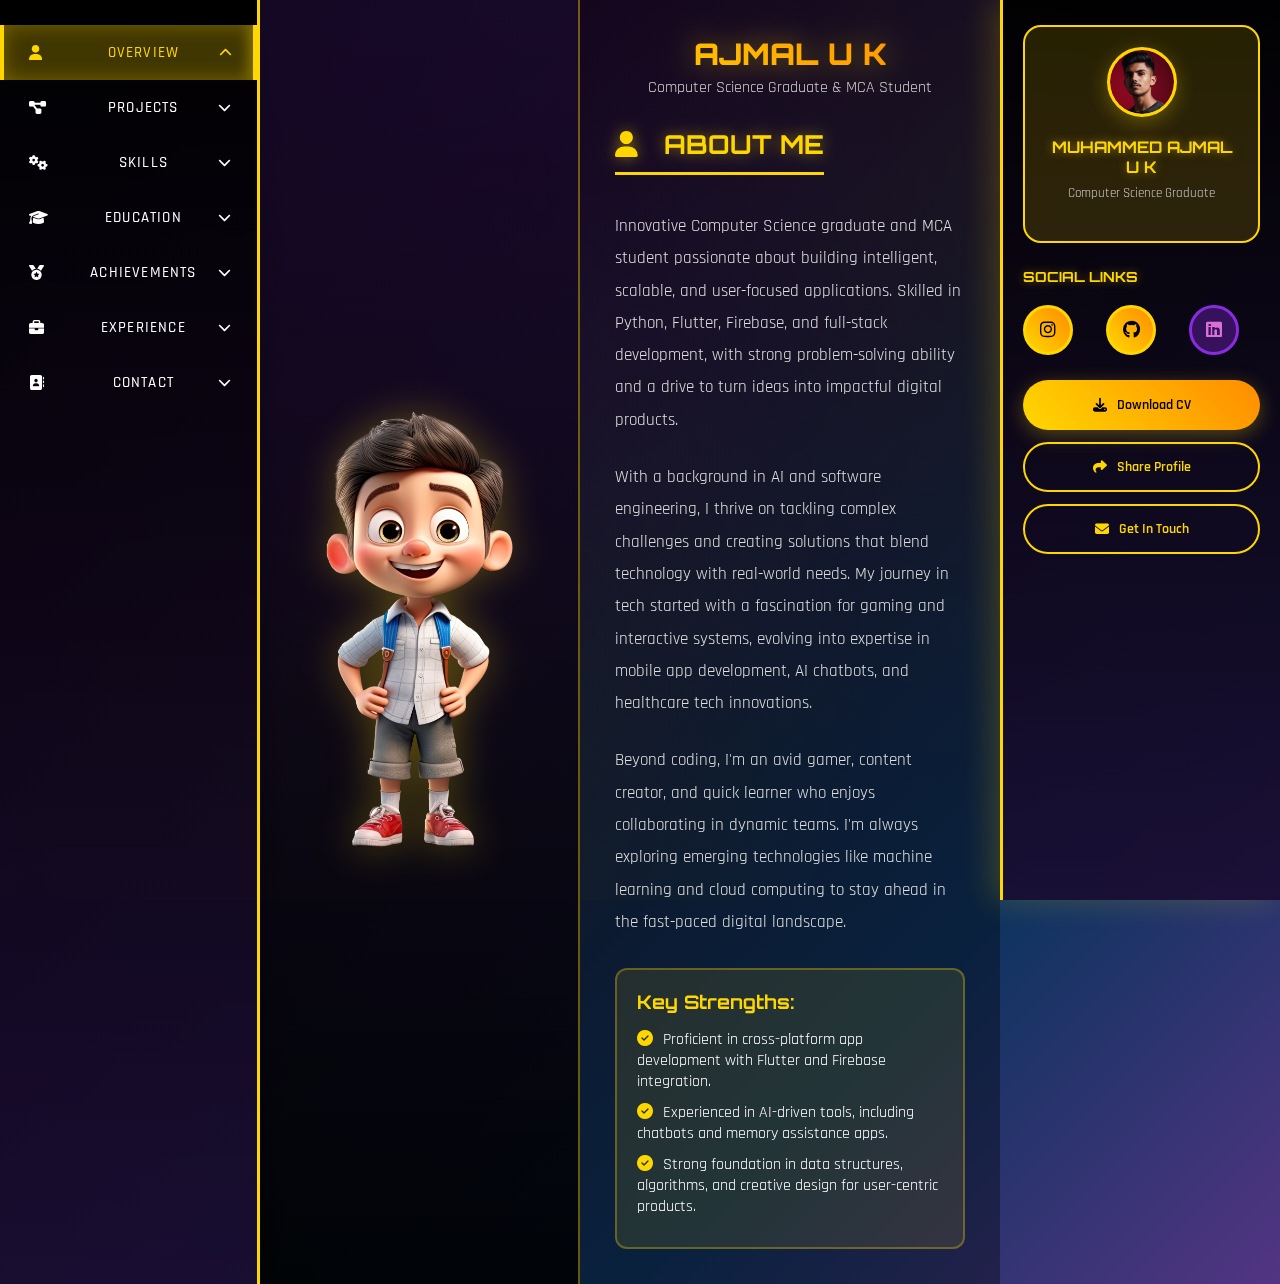
<file: index.html>
<!DOCTYPE html>
<html lang="en">
<head>
    <meta charset="UTF-8">
    <meta name="viewport" content="width=device-width, initial-scale=1.0">
    <title>Muhammed Ajmal U K - Gaming Portfolio</title>
    <link rel="stylesheet" href="https://cdn.jsdelivr.net/npm/@fortawesome/fontawesome-free@6.4.0/css/all.min.css">
    <link href="https://fonts.googleapis.com/css2?family=Orbitron:wght@400;500;700;900&family=Rajdhani:wght@300;400;500;600;700&display=swap" rel="stylesheet">
    <style>
        * {
            margin: 0;
            padding: 0;
            box-sizing: border-box;
        }
        body {
            font-family: 'Rajdhani', sans-serif;
            background: linear-gradient(135deg, #0a0a0a 0%, #1a0a2e 25%, #16213e 50%, #0f3460 75%, #533483 100%);
            color: #ffffff;
            overflow-x: hidden;
            min-height: 100vh;
            position: relative;
        }
        body::before {
            content: '';
            position: fixed;
            top: 0;
            left: 0;
            width: 100%;
            height: 100%;
            background:
                radial-gradient(circle at 20% 80%, rgba(255, 215, 0, 0.08) 0%, transparent 50%),
                radial-gradient(circle at 80% 20%, rgba(255, 69, 0, 0.08) 0%, transparent 50%),
                radial-gradient(circle at 40% 40%, rgba(138, 43, 226, 0.08) 0%, transparent 50%);
            pointer-events: none;
            z-index: 0;
            animation: ambientPulse 15s ease-in-out infinite;
        }
        @keyframes ambientPulse {
            0%, 100% { opacity: 0.6; }
            50% { opacity: 1; }
        }
        .landscape-prompt {
            display: none;
            position: fixed;
            top: 0;
            left: 0;
            width: 100%;
            height: 100%;
            background: rgba(0, 0, 0, 0.95);
            z-index: 10000;
            justify-content: center;
            align-items: center;
            flex-direction: column;
            text-align: center;
            backdrop-filter: blur(10px);
        }
        .landscape-prompt.show {
            display: flex;
            animation: fadeIn 0.5s ease;
        }
        .landscape-prompt i {
            font-size: 60px;
            color: #ffd700;
            margin-bottom: 15px;
            animation: rotateIcon 2s linear infinite;
        }
        @keyframes rotateIcon {
            0% { transform: rotate(0deg); }
            100% { transform: rotate(360deg); }
        }
        .landscape-prompt h2 {
            font-family: 'Orbitron', monospace;
            font-size: 20px;
            color: #ffd700;
            margin-bottom: 10px;
            text-shadow: 0 0 20px rgba(255, 215, 0, 0.7);
            animation: textGlow 2s ease-in-out infinite;
        }
        @keyframes textGlow {
            0%, 100% { text-shadow: 0 0 20px rgba(255, 215, 0, 0.7); }
            50% { text-shadow: 0 0 30px rgba(255, 215, 0, 1); }
        }
        .landscape-prompt p {
            font-size: 14px;
            color: #cccccc;
            margin-bottom: 20px;
            max-width: 280px;
        }
        .landscape-prompt .dismiss-btn {
            background: linear-gradient(45deg, #ffd700, #ff8c00);
            border: none;
            padding: 10px 20px;
            border-radius: 25px;
            color: #000;
            font-weight: 600;
            cursor: pointer;
            font-family: 'Rajdhani', sans-serif;
            font-size: 12px;
            box-shadow: 0 4px 15px rgba(255, 215, 0, 0.4);
            transition: all 0.3s ease;
        }
        .landscape-prompt .dismiss-btn:hover {
            transform: translateY(-2px);
            box-shadow: 0 6px 25px rgba(255, 215, 0, 0.6);
        }
        .main-container {
            display: flex;
            min-height: 100vh;
            position: relative;
            z-index: 1;
        }
        .sidebar {
            width: 260px;
            background: linear-gradient(180deg, rgba(0, 0, 0, 0.95), rgba(26, 10, 46, 0.85));
            border-right: 3px solid #ffd700;
            padding: 25px 0;
            transition: transform 0.3s ease;
            box-shadow: 5px 0 20px rgba(0, 0, 0, 0.5);
        }
        .nav-section {
            padding: 18px 25px;
            cursor: pointer;
            transition: all 0.4s cubic-bezier(0.4, 0, 0.2, 1);
            border-left: 4px solid transparent;
            display: flex;
            align-items: center;
            justify-content: space-between;
            font-weight: 500;
            font-size: 15px;
            letter-spacing: 1.2px;
            min-height: 50px;
            position: relative;
            overflow: hidden;
        }
        .nav-section::before {
            content: '';
            position: absolute;
            left: 0;
            top: 0;
            width: 0;
            height: 100%;
            background: linear-gradient(90deg, rgba(255, 215, 0, 0.2), transparent);
            transition: width 0.4s ease;
            z-index: 0;
        }
        .nav-section:hover::before {
            width: 100%;
        }
        .nav-section:hover, .nav-section:active {
            background: rgba(255, 215, 0, 0.15);
            border-left-color: #ffd700;
            transform: translateX(8px);
        }
        .nav-section.active {
            background: rgba(255, 215, 0, 0.25);
            border-left-color: #ffd700;
            color: #ffd700;
            box-shadow: inset 0 0 20px rgba(255, 215, 0, 0.3);
        }
        .nav-section.active::after {
            content: '';
            position: absolute;
            right: 0;
            top: 0;
            width: 4px;
            height: 100%;
            background: #ffd700;
            box-shadow: 0 0 15px #ffd700;
            animation: pulseRight 2s ease-in-out infinite;
        }
        @keyframes pulseRight {
            0%, 100% { opacity: 1; }
            50% { opacity: 0.5; }
        }
        .nav-section i:first-child {
            margin-right: 18px;
            width: 22px;
            position: relative;
            z-index: 1;
            transition: transform 0.3s ease;
        }
        .nav-section:hover i:first-child {
            transform: scale(1.2) rotate(5deg);
        }
        .nav-section span {
            position: relative;
            z-index: 1;
        }
        .dropdown-icon {
            font-size: 13px;
            transition: transform 0.4s ease;
            position: relative;
            z-index: 1;
        }
        .nav-section.active .dropdown-icon {
            transform: rotate(180deg);
        }
        .content-panel {
            flex: 1;
            display: flex;
            background: rgba(0, 0, 0, 0.35);
        }
        .character-display {
            width: 320px;
            min-width: 320px;
            padding: 35px 25px;
            background: linear-gradient(180deg, rgba(26, 10, 46, 0.7), rgba(0, 0, 0, 0.85));
            border-right: 2px solid rgba(255, 215, 0, 0.4);
            display: flex;
            flex-direction: column;
            align-items: center;
            opacity: 1;
            transition: all 0.6s cubic-bezier(0.4, 0, 0.2, 1);
            position: relative;
            overflow: hidden;
        }
        .character-display.hidden {
            opacity: 0;
            width: 0;
            min-width: 0;
            padding: 0;
            border-right: none;
            transform: translateX(-20px);
        }
        .character-display::before {
            content: '';
            position: absolute;
            top: -50%;
            left: -50%;
            width: 200%;
            height: 200%;
          
            z-index: 0;
        }
        .avatar-container {
            text-align: center;
            flex-grow: 1;
            display: flex;
            flex-direction: column;
            align-items: center;
            justify-content: center;
            position: relative;
            z-index: 1;
        }
        .avatar {
            width: 220px;
            height: 440px;
            border-radius: 0;
            background: none;
            display: flex;
            align-items: center;
            justify-content: center;
            margin: 0 auto 25px;
            border: none;
            overflow: visible;
            transition: none;
            box-shadow: none;
            animation: none;
            position: relative;
        }
        .avatar::before {
            content: '';
            position: absolute;
            top: 50%;
            left: 50%;
            transform: translate(-50%, -50%);
            width: 110%;
            height: 110%;
            z-index: -1;
        }
      
        .avatar img {
            width: 100%;
            height: 100%;
            object-fit: contain;
            border-radius: 0;
            transition: none;
            filter: drop-shadow(0 0 20px rgba(255, 215, 0, 0.3));
        }
      
        .content-display {
            flex: 1;
            padding: 35px;
            transition: all 0.6s ease;
            overflow-y: auto;
            overflow-x: hidden;
        }
        .content-display::-webkit-scrollbar {
            width: 10px;
        }
        .content-display::-webkit-scrollbar-track {
            background: rgba(0, 0, 0, 0.3);
            border-radius: 5px;
        }
        .content-display::-webkit-scrollbar-thumb {
            background: linear-gradient(180deg, #ffd700, #ff8c00);
            border-radius: 5px;
        }
        .content-display::-webkit-scrollbar-thumb:hover {
            background: linear-gradient(180deg, #ff8c00, #ffd700);
        }
        .content-section {
            display: none;
        }
        .content-section.active {
            display: block;
            animation: fadeInUp 0.6s cubic-bezier(0.4, 0, 0.2, 1);
        }
        @keyframes fadeInUp {
            from {
                opacity: 0;
                transform: translateY(30px);
            }
            to {
                opacity: 1;
                transform: translateY(0);
            }
        }
        .section-header {
            margin-bottom: 35px;
            animation: slideInRight 0.8s ease;
        }
        @keyframes slideInRight {
            from {
                transform: translateX(-30px);
                opacity: 0;
            }
            to {
                transform: translateX(0);
                opacity: 1;
            }
        }
        .section-header h2 {
            font-family: 'Orbitron', monospace;
            font-size: 26px;
            color: #ffd700;
            border-bottom: 3px solid #ffd700;
            padding-bottom: 12px;
            display: inline-block;
            text-shadow: 0 0 15px rgba(255, 215, 0, 0.5);
            position: relative;
        }
        .section-header h2::after {
            content: '';
            position: absolute;
            bottom: -3px;
            left: 0;
            width: 0;
            height: 3px;
            background: #ff8c00;
            transition: width 0.6s ease;
        }
        .section-header h2:hover::after {
            width: 100%;
        }
        .section-header h2 i {
            margin-right: 18px;
            animation: iconBounce 2s ease-in-out infinite;
        }
        @keyframes iconBounce {
            0%, 100% { transform: translateY(0); }
            50% { transform: translateY(-5px); }
        }
        .content-body p {
            line-height: 1.9;
            margin-bottom: 25px;
            color: #e0e0e0;
            font-size: 17px;
            animation: fadeIn 1s ease;
        }
        @keyframes fadeIn {
            from { opacity: 0; }
            to { opacity: 1; }
        }
        .profile-title {
            text-align: center;
            margin-bottom: 30px;
            animation: titleEntrance 1.2s cubic-bezier(0.4, 0, 0.2, 1);
        }
        @keyframes titleEntrance {
            0% {
                transform: scale(0.8) translateY(-50px);
                opacity: 0;
            }
            60% {
                transform: scale(1.05) translateY(0);
                opacity: 1;
            }
            100% {
                transform: scale(1) translateY(0);
                opacity: 1;
            }
        }
        .profile-title h1 {
            font-family: 'Orbitron', monospace;
            font-size: 30px;
            font-weight: 900;
            background: linear-gradient(45deg, #ffd700, #ff8c00, #ffd700);
            background-size: 200% 200%;
            -webkit-background-clip: text;
            -webkit-text-fill-color: transparent;
            background-clip: text;
            margin-bottom: 5px;
            animation: gradientShift 3s ease infinite;
            text-shadow: 0 0 30px rgba(255, 215, 0, 0.5);
        }
        @keyframes gradientShift {
            0%, 100% { background-position: 0% 50%; }
            50% { background-position: 100% 50%; }
        }
        .subtitle {
            font-size: 16px;
            color: #cccccc;
            animation: subtitleFade 2s ease;
        }
        @keyframes subtitleFade {
            from { opacity: 0; transform: translateY(10px); }
            to { opacity: 1; transform: translateY(0); }
        }
        .project-grid {
            display: grid;
            grid-template-columns: repeat(auto-fit, minmax(380px, 1fr));
            gap: 30px;
        }
        .project-card {
            background: linear-gradient(135deg, rgba(26, 10, 46, 0.85), rgba(0, 0, 0, 0.85));
            border: 2px solid #ffd700;
            border-radius: 18px;
            padding: 30px;
            transition: all 0.4s cubic-bezier(0.4, 0, 0.2, 1);
            min-height: 50px;
            position: relative;
            overflow: hidden;
            animation: cardEntrance 0.6s ease backwards;
        }
        .project-card:nth-child(1) { animation-delay: 0.1s; }
        .project-card:nth-child(2) { animation-delay: 0.2s; }
        .project-card:nth-child(3) { animation-delay: 0.3s; }
        .project-card:nth-child(4) { animation-delay: 0.4s; }
        @keyframes cardEntrance {
            from {
                opacity: 0;
                transform: translateY(30px) scale(0.95);
            }
            to {
                opacity: 1;
                transform: translateY(0) scale(1);
            }
        }
        .project-card::before {
            content: '';
            position: absolute;
            top: 0;
            left: -100%;
            width: 100%;
            height: 100%;
            background: linear-gradient(90deg, transparent, rgba(255, 215, 0, 0.2), transparent);
            transition: left 0.6s ease;
        }
        .project-card:hover::before {
            left: 100%;
        }
        .project-card:hover, .project-card:active {
            transform: translateY(-10px) scale(1.02);
            box-shadow: 0 20px 40px rgba(255, 215, 0, 0.4);
            border-color: #ff8c00;
        }
        .project-header {
            display: flex;
            justify-content: space-between;
            align-items: center;
            margin-bottom: 18px;
        }
        .project-header h3 {
            font-family: 'Orbitron', monospace;
            color: #ffd700;
            font-size: 20px;
            transition: all 0.3s ease;
        }
        .project-card:hover .project-header h3 {
            text-shadow: 0 0 15px rgba(255, 215, 0, 0.8);
        }
        .project-badge {
            background: linear-gradient(45deg, #8a2be2, #4b0082);
            padding: 8px 15px;
            border-radius: 18px;
            font-size: 13px;
            color: #fff;
            border: 1px solid #ffd700;
            animation: badgeFloat 3s ease-in-out infinite;
        }
        @keyframes badgeFloat {
            0%, 100% { transform: translateY(0); }
            50% { transform: translateY(-3px); }
        }
        .project-card p {
            margin-bottom: 25px;
            color: #e0e0e0;
            line-height: 1.7;
        }
        .project-link a {
            display: flex;
            align-items: center;
            gap: 12px;
            color: #ffd700;
            font-size: 15px;
            text-decoration: none;
            transition: all 0.3s ease;
            position: relative;
            width: fit-content;
        }
        .project-link a::after {
            content: '';
            position: absolute;
            bottom: -2px;
            left: 0;
            width: 0;
            height: 2px;
            background: #ffd700;
            transition: width 0.3s ease;
        }
        .project-link a:hover::after {
            width: 100%;
        }
        .project-link a:hover {
            color: #ff8c00;
            transform: translateX(5px);
        }
        .skills-container {
            display: grid;
            gap: 35px;
        }
        .skill-category {
            animation: fadeInUp 0.8s ease backwards;
        }
        .skill-category:nth-child(1) { animation-delay: 0.1s; }
        .skill-category:nth-child(2) { animation-delay: 0.2s; }
        .skill-category:nth-child(3) { animation-delay: 0.3s; }
        .skill-category:nth-child(4) { animation-delay: 0.4s; }
        .skill-category:nth-child(5) { animation-delay: 0.5s; }
        .skill-category h3 {
            color: #ffd700;
            margin-bottom: 18px;
            font-family: 'Orbitron', monospace;
            font-size: 20px;
            text-shadow: 0 0 10px rgba(255, 215, 0, 0.4);
        }
        .skill-tags {
            display: flex;
            flex-wrap: wrap;
            gap: 15px;
        }
        .skill-tag {
            padding: 10px 20px;
            border-radius: 25px;
            font-size: 15px;
            font-weight: 500;
            border: 2px solid;
            transition: all 0.4s cubic-bezier(0.4, 0, 0.2, 1);
            cursor: pointer;
            min-height: 45px;
            display: inline-flex;
            align-items: center;
            position: relative;
            overflow: hidden;
        }
        .skill-tag::before {
            content: '';
            position: absolute;
            top: 50%;
            left: 50%;
            width: 0;
            height: 0;
            border-radius: 50%;
            background: rgba(255, 255, 255, 0.2);
            transform: translate(-50%, -50%);
            transition: width 0.6s ease, height 0.6s ease;
        }
        .skill-tag:hover::before {
            width: 300px;
            height: 300px;
        }
        .skill-tag:hover {
            transform: scale(1.1) rotate(2deg);
        }
        .skill-tag.expert {
            background: linear-gradient(45deg, #ffd700, #ff8c00);
            border-color: #ffd700;
            color: #000;
            box-shadow: 0 4px 15px rgba(255, 215, 0, 0.3);
        }
        .skill-tag.advanced {
            background: rgba(138, 43, 226, 0.25);
            border-color: #8a2be2;
            color: #da70d6;
            box-shadow: 0 4px 15px rgba(138, 43, 226, 0.2);
        }
        .skill-tag.intermediate {
            background: rgba(0, 191, 255, 0.25);
            border-color: #00bfff;
            color: #87ceeb;
            box-shadow: 0 4px 15px rgba(0, 191, 255, 0.2);
        }
        .skill-tag.certified {
            background: rgba(50, 205, 50, 0.25);
            border-color: #32cd32;
            color: #90ee90;
            box-shadow: 0 4px 15px rgba(50, 205, 50, 0.2);
        }
        .skill-tag.personal {
            background: rgba(255, 69, 0, 0.25);
            border-color: #ff4500;
            color: #ff6347;
            box-shadow: 0 4px 15px rgba(255, 69, 0, 0.2);
        }
        /* --- NEW ROADMAP STYLES START --- */
        .roadmap-timeline {
            position: relative;
            max-width: 800px; /* Constrain width for better readability */
            margin: 30px auto;
            padding: 20px 0;
        }
    
        /* The central line */
        .roadmap-timeline::after {
            content: '';
            position: absolute;
            width: 4px;
            background: #ffd700;
            opacity: 0.3;
            top: 20px; /* Start below padding */
            bottom: 20px; /* End above padding */
            left: 50%;
            margin-left: -2px;
            box-shadow: 0 0 10px rgba(255, 215, 0, 0.5);
        }
    
        .roadmap-item-container {
            padding: 10px 40px;
            position: relative;
            width: 50%;
            opacity: 0; /* For animation */
            animation: roadmapFadeIn 1s ease forwards;
        }
    
        /* Stagger the animations */
        .roadmap-item-container:nth-child(1) { animation-delay: 0.2s; }
        .roadmap-item-container:nth-child(2) { animation-delay: 0.4s; }
        .roadmap-item-container:nth-child(3) { animation-delay: 0.6s; }
        .roadmap-item-container:nth-child(4) { animation-delay: 0.8s; }
        @keyframes roadmapFadeIn {
            from { opacity: 0; transform: translateY(50px); }
            to { opacity: 1; transform: translateY(0); }
        }
        /* Align left/right containers */
        .roadmap-item-container.left {
            left: 0;
        }
    
        .roadmap-item-container.right {
            left: 50%;
        }
    
        /* The dot on the timeline */
        .roadmap-dot {
            content: '';
            position: absolute;
            width: 20px;
            height: 20px;
            right: -10px;
            background: linear-gradient(45deg, #ffd700, #ff8c00);
            border: 4px solid #16213e; /* Match a background color */
            top: 32px; /* Align with content */
            border-radius: 50%;
            z-index: 10;
            box-shadow: 0 0 15px rgba(255, 215, 0, 0.7);
            animation: badgePulse 2.5s ease-in-out infinite;
        }
    
        .roadmap-item-container.right .roadmap-dot {
            left: -10px;
        }
    
        /* The content box (re-uses .education-item) */
        .roadmap-content {
            position: relative;
        }
        /* Arrow/pointer for the content box */
        .roadmap-content::after {
            content: " ";
            position: absolute;
            top: 28px;
            right: -15px;
            border-top: 15px solid transparent;
            border-bottom: 15px solid transparent;
            border-left: 15px solid rgba(255, 215, 0, 0.15); /* Match card background */
            transition: border-color 0.4s ease;
        }
        .roadmap-item-container.left .roadmap-content:hover::after {
             border-left-color: rgba(255, 215, 0, 0.25); /* Match card hover */
        }
    
        .roadmap-item-container.right .roadmap-content::after {
            left: -15px;
            border-left: none;
            border-right: 15px solid rgba(255, 215, 0, 0.15); /* Match card background */
        }
        .roadmap-item-container.right .roadmap-content:hover::after {
             border-right-color: rgba(255, 215, 0, 0.25); /* Match card hover */
        }
        /* --- NEW ROADMAP STYLES END --- */
        .education-item {
            display: flex;
            gap: 25px;
            padding: 25px;
            background: rgba(255, 215, 0, 0.15);
            border-left: 5px solid #ffd700;
            border-radius: 12px;
            transition: all 0.4s cubic-bezier(0.4, 0, 0.2, 1);
            position: relative;
            overflow: hidden;
            /* REMOVED conflicting animation */
        }
        .education-item:nth-child(1) { animation-delay: 0.1s; }
        .education-item:nth-child(2) { animation-delay: 0.2s; }
        .education-item:nth-child(3) { animation-delay: 0.3s; }
        .education-item:nth-child(4) { animation-delay: 0.4s; }
        .education-item::before {
            content: '';
            position: absolute;
            left: 0;
            top: 0;
            width: 5px;
            height: 0;
            background: linear-gradient(180deg, #ff8c00, #ffd700);
            transition: height 0.6s ease;
        }
        .education-item:hover::before {
            height: 100%;
        }
        .education-item:hover {
            background: rgba(255, 215, 0, 0.25);
            /* REMOVED conflicting transform */
        }
        .education-item.current {
            background: rgba(255, 215, 0, 0.2);
            animation: currentGlow 2s ease-in-out infinite alternate;
        }
        @keyframes currentGlow {
            from { box-shadow: 0 0 15px rgba(255, 215, 0, 0.4); }
            to { box-shadow: 0 0 30px rgba(255, 215, 0, 0.7); }
        }
        .education-year {
            font-family: 'Orbitron', monospace;
            color: #ffd700;
            font-weight: 600;
            min-width: 200px;
            font-size: 16px;
        }
        .education-details h3 {
            color: #fff;
            margin-bottom: 6px;
            font-size: 20px;
            transition: color 0.3s ease;
        }
        .education-item:hover .education-details h3 {
            color: #ffd700;
        }
        .institution {
            color: #cccccc;
            margin-bottom: 12px;
            font-size: 16px;
        }
        .grade-badge {
            padding: 8px 15px;
            border-radius: 18px;
            font-size: 13px;
            font-weight: 600;
            display: inline-block;
            animation: badgePop 0.6s ease;
        }
        @keyframes badgePop {
            0% { transform: scale(0); }
            60% { transform: scale(1.1); }
            100% { transform: scale(1); }
        }
        .grade-badge.ongoing {
            background: linear-gradient(45deg, #ffd700, #ff8c00);
            color: #000;
            animation: badgePulse 2s ease-in-out infinite;
        }
        .grade-badge.excellent {
            background: rgba(50, 205, 50, 0.25);
            color: #90ee90;
            border: 2px solid #32cd32;
        }
        .grade-badge.outstanding {
            background: linear-gradient(45deg, #8a2be2, #4b0082);
            color: #fff;
            border: 2px solid #ffd700;
        }
        .achievements-grid {
            display: grid;
            grid-template-columns: repeat(auto-fit, minmax(280px, 1fr));
            gap: 25px;
        }
        .achievement-card {
            background: linear-gradient(135deg, rgba(26, 10, 46, 0.85), rgba(0, 0, 0, 0.85));
            border: 2px solid #ffd700;
            border-radius: 18px;
            padding: 30px;
            text-align: center;
            transition: all 0.4s cubic-bezier(0.4, 0, 0.2, 1);
            min-height: 50px;
            animation: cardEntrance 0.6s ease backwards;
            position: relative;
            overflow: hidden;
        }
        .achievement-card:nth-child(1) { animation-delay: 0.1s; }
        .achievement-card:nth-child(2) { animation-delay: 0.2s; }
        .achievement-card:nth-child(3) { animation-delay: 0.3s; }
        .achievement-card:nth-child(4) { animation-delay: 0.4s; }
        .achievement-card:nth-child(5) { animation-delay: 0.5s; }
        .achievement-card:nth-child(6) { animation-delay: 0.6s; }
        .achievement-card::before {
            content: '';
            position: absolute;
            top: -50%;
            left: -50%;
            width: 200%;
            height: 200%;
            background: conic-gradient(transparent, rgba(255, 215, 0, 0.3), transparent 30%);
            animation: rotate 4s linear infinite;
            opacity: 0;
            transition: opacity 0.3s ease;
        }
        @keyframes rotate {
            0% { transform: rotate(0deg); }
            100% { transform: rotate(360deg); }
        }
        .achievement-card:hover::before {
            opacity: 1;
        }
        .achievement-card:hover, .achievement-card:active {
            transform: translateY(-10px) scale(1.03);
            box-shadow: 0 20px 40px rgba(255, 215, 0, 0.4);
            border-color: #ff8c00;
        }
        .achievement-icon {
            width: 65px;
            height: 65px;
            background: linear-gradient(45deg, #ffd700, #ff8c00);
            border-radius: 50%;
            display: flex;
            align-items: center;
            justify-content: center;
            margin: 0 auto 25px;
            box-shadow: 0 5px 20px rgba(255, 215, 0, 0.4);
            transition: all 0.4s ease;
            position: relative;
            z-index: 1;
        }
        .achievement-card:hover .achievement-icon {
            transform: rotateY(360deg) scale(1.1);
            box-shadow: 0 8px 30px rgba(255, 215, 0, 0.6);
        }
        .achievement-icon i {
            font-size: 26px;
            color: #000;
            animation: iconPulse 2s ease-in-out infinite;
        }
        @keyframes iconPulse {
            0%, 100% { transform: scale(1); }
            50% { transform: scale(1.1); }
        }
        .achievement-card h3 {
            color: #ffd700;
            margin-bottom: 18px;
            font-family: 'Orbitron', monospace;
            font-size: 20px;
            position: relative;
            z-index: 1;
        }
        .achievement-card p {
            color: #e0e0e0;
            line-height: 1.7;
            font-size: 16px;
            position: relative;
            z-index: 1;
        }
        .experience-list {
            display: grid;
            gap: 30px;
        }
        .experience-item {
            background: rgba(255, 215, 0, 0.15);
            border: 2px solid #ffd700;
            border-radius: 18px;
            padding: 30px;
            transition: all 0.3s ease;
            animation: fadeInUp 0.8s ease;
        }
        .experience-item:hover {
            background: rgba(255, 215, 0, 0.25);
            transform: translateY(-5px);
            box-shadow: 0 10px 30px rgba(255, 215, 0, 0.3);
        }
        .experience-header {
            display: flex;
            justify-content: space-between;
            align-items: center;
            margin-bottom: 8px; /* Reduced margin */
        }
        .experience-header h3 {
            color: #ffd700;
            font-family: 'Orbitron', monospace;
            font-size: 20px;
        }
        .experience-period {
            background: linear-gradient(45deg, #8a2be2, #4b0082);
            padding: 8px 15px;
            border-radius: 18px;
            font-size: 13px;
            color: #fff;
        }
        .experience-item .institution { /* Style for company/institution */
            color: #cccccc;
            margin-bottom: 15px;
            font-size: 16px;
            font-weight: 500;
        }
        .experience-item ul {
            list-style: none;
            padding-left: 0;
        }
        .experience-item li {
            padding: 10px 0;
            padding-left: 30px;
            position: relative;
            color: #e0e0e0;
            line-height: 1.7;
            font-size: 16px;
        }
        .experience-item li::before {
            content: '▶';
            position: absolute;
            left: 0;
            color: #ffd700;
            font-size: 18px;
            animation: blink 2s ease-in-out infinite;
        }
        @keyframes blink {
            0%, 100% { opacity: 1; }
            50% { opacity: 0.5; }
        }
        .contact-form-container {
            max-width: 650px;
            margin: 0 auto;
        }
        .contact-form {
            background: linear-gradient(135deg, rgba(26, 10, 46, 0.85), rgba(0, 0, 0, 0.85));
            border: 3px solid #ffd700;
            border-radius: 25px;
            padding: 35px;
            box-shadow: 0 15px 40px rgba(255, 215, 0, 0.2);
            animation: formEntrance 0.8s ease;
        }
        @keyframes formEntrance {
            from {
                opacity: 0;
                transform: scale(0.9);
            }
            to {
                opacity: 1;
                transform: scale(1);
            }
        }
        .form-group {
            margin-bottom: 25px;
        }
        .form-group label {
            display: block;
            color: #ffd700;
            font-weight: 600;
            margin-bottom: 10px;
            font-family: 'Orbitron', monospace;
            font-size: 15px;
        }
        .form-group input,
        .form-group textarea {
            width: 100%;
            padding: 15px 18px;
            background: rgba(255, 255, 255, 0.08);
            border: 2px solid rgba(255, 215, 0, 0.4);
            border-radius: 12px;
            color: #ffffff;
            font-size: 16px;
            font-family: 'Rajdhani', sans-serif;
            transition: all 0.4s cubic-bezier(0.4, 0, 0.2, 1);
            min-height: 50px;
        }
        .form-group input:focus,
        .form-group textarea:focus {
            outline: none;
            border-color: #ffd700;
            box-shadow: 0 0 20px rgba(255, 215, 0, 0.4);
            transform: translateY(-2px);
            background: rgba(255, 255, 255, 0.12);
        }
        .form-group textarea {
            resize: vertical;
            min-height: 140px;
        }
        .form-row {
            display: grid;
            grid-template-columns: 1fr 1fr;
            gap: 18px;
        }
        .submit-btn {
            background: linear-gradient(45deg, #ffd700, #ff8c00);
            border: none;
            padding: 18px 35px;
            border-radius: 30px;
            color: #000;
            font-weight: 700;
            cursor: pointer;
            transition: all 0.4s cubic-bezier(0.4, 0, 0.2, 1);
            font-family: 'Orbitron', monospace;
            font-size: 17px;
            width: 100%;
            text-transform: uppercase;
            letter-spacing: 1.5px;
            min-height: 60px;
            box-shadow: 0 5px 20px rgba(255, 215, 0, 0.3);
            position: relative;
            overflow: hidden;
        }
        .submit-btn::before {
            content: '';
            position: absolute;
            top: 50%;
            left: 50%;
            width: 0;
            height: 0;
            border-radius: 50%;
            background: rgba(255, 255, 255, 0.3);
            transform: translate(-50%, -50%);
            transition: width 0.6s ease, height 0.6s ease;
        }
        .submit-btn:hover::before {
            width: 400px;
            height: 400px;
        }
        .submit-btn:hover, .submit-btn:active {
            transform: translateY(-4px);
            box-shadow: 0 15px 35px rgba(255, 215, 0, 0.6);
        }
        .submit-btn:active {
            transform: translateY(-2px);
        }
        .form-message {
            margin-top: 18px;
            padding: 12px;
            border-radius: 10px;
            text-align: center;
            font-weight: 500;
            display: none;
            font-size: 16px;
            animation: messageSlide 0.5s ease;
        }
        @keyframes messageSlide {
            from {
                opacity: 0;
                transform: translateY(-10px);
            }
            to {
                opacity: 1;
                transform: translateY(0);
            }
        }
        .form-message.success {
            background: rgba(50, 205, 50, 0.25);
            color: #90ee90;
            border: 2px solid #32cd32;
        }
        .form-message.error {
            background: rgba(255, 69, 0, 0.25);
            color: #ff6347;
            border: 2px solid #ff4500;
        }
        .profile-panel {
            width: 280px;
            height: 100vh;
            background: linear-gradient(180deg, rgba(0, 0, 0, 0.95), rgba(26, 10, 46, 0.85));
            border-left: 3px solid #ffd700;
            padding: 25px 20px;
            overflow-y: auto;
            position: sticky;
            top: 0;
            z-index: 50;
            transition: all 0.4s ease;
            box-shadow: -8px 0 30px rgba(255, 215, 0, 0.2);
        }
        .profile-panel::-webkit-scrollbar {
            width: 8px;
        }
        .profile-panel::-webkit-scrollbar-track {
            background: rgba(0, 0, 0, 0.6);
            border-radius: 4px;
        }
        .profile-panel::-webkit-scrollbar-thumb {
            background: linear-gradient(180deg, #ffd700, #ff8c00);
            border-radius: 4px;
        }
        .profile-panel::-webkit-scrollbar-thumb:hover {
            background: linear-gradient(180deg, #ff8c00, #ffd700);
        }
        .profile-card {
            background: rgba(255, 215, 0, 0.15);
            border: 2px solid #ffd700;
            border-radius: 18px;
            padding: 20px;
            text-align: center;
            margin-bottom: 25px;
            transition: all 0.4s ease;
            animation: cardEntrance 0.8s ease;
        }
        .profile-card:hover, .profile-card:active {
            transform: translateY(-5px);
            box-shadow: 0 10px 30px rgba(255, 215, 0, 0.4);
        }
        .profile-avatar {
            width: 70px;
            height: 70px;
            background: linear-gradient(45deg, #ffd700, #ff8c00);
            border-radius: 50%;
            display: flex;
            align-items: center;
            justify-content: center;
            margin: 0 auto 20px;
            border: 3px solid #ffd700;
            overflow: hidden;
            transition: all 0.4s ease;
            box-shadow: 0 5px 20px rgba(255, 215, 0, 0.3);
        }
        .profile-avatar:hover, .profile-avatar:active {
            transform: scale(1.15) rotate(5deg);
            box-shadow: 0 8px 30px rgba(255, 215, 0, 0.6);
        }
        .profile-avatar img {
            width: 100%;
            height: 100%;
            object-fit: cover;
            border-radius: 50%;
        }
        .profile-card h3 {
            font-family: 'Orbitron', monospace;
            color: #ffd700;
            margin-bottom: 8px;
            font-size: 16px;
            text-shadow: 0 0 10px rgba(255, 215, 0, 0.5);
        }
        .profile-subtitle {
            color: #cccccc;
            margin-bottom: 20px;
            font-size: 13px;
        }
        .badges-section {
            margin-bottom: 25px;
        }
        .badges-section h4 {
            color: #ffd700;
            margin-bottom: 20px;
            font-family: 'Orbitron', monospace;
            font-size: 14px;
            text-shadow: 0 0 10px rgba(255, 215, 0, 0.4);
        }
        .badge-grid {
            display: grid;
            grid-template-columns: repeat(3, 1fr);
            gap: 12px;
        }
        .badge {
            width: 50px;
            height: 50px;
            border-radius: 50%;
            display: flex;
            align-items: center;
            justify-content: center;
            border: 3px solid;
            transition: all 0.4s cubic-bezier(0.4, 0, 0.2, 1);
            cursor: pointer;
            min-height: 50px;
            text-decoration: none;
            color: inherit;
            position: relative;
        }
        .badge::before {
            content: '';
            position: absolute;
            width: 100%;
            height: 100%;
            border-radius: 50%;
            background: inherit;
            opacity: 0;
            transition: all 0.4s ease;
        }
        .badge:hover::before {
            opacity: 0.5;
            transform: scale(1.3);
        }
        .badge:hover, .badge:active {
            transform: scale(1.2) rotate(10deg);
            box-shadow: 0 10px 30px rgba(255, 215, 0, 0.5);
        }
        .badge.expert {
            background: linear-gradient(45deg, #ffd700, #ff8c00);
            border-color: #ffd700;
            color: #000;
        }
        .badge.advanced {
            background: rgba(138, 43, 226, 0.35);
            border-color: #8a2be2;
            color: #da70d6;
        }
        .badge.intermediate {
            background: rgba(0, 191, 255, 0.35);
            border-color: #00bfff;
            color: #87ceeb;
        }
        .badge i {
            font-size: 18px;
            transition: transform 0.3s ease;
        }
        .badge:hover i {
            transform: scale(1.2);
        }
        .quick-actions {
            display: grid;
            gap: 12px;
        }
        .action-btn {
            padding: 12px 20px;
            border-radius: 30px;
            border: none;
            font-family: 'Rajdhani', sans-serif;
            font-weight: 600;
            font-size: 14px;
            cursor: pointer;
            transition: all 0.4s cubic-bezier(0.4, 0, 0.2, 1);
            display: flex;
            align-items: center;
            justify-content: center;
            gap: 10px;
            min-height: 50px;
            position: relative;
            overflow: hidden;
        }
        .action-btn::before {
            content: '';
            position: absolute;
            top: 50%;
            left: 50%;
            width: 0;
            height: 0;
            border-radius: 50%;
            background: rgba(255, 255, 255, 0.2);
            transform: translate(-50%, -50%);
            transition: width 0.6s ease, height 0.6s ease;
        }
        .action-btn:hover::before {
            width: 300px;
            height: 300px;
        }
        .action-btn.primary {
            background: linear-gradient(45deg, #ffd700, #ff8c00);
            color: #000;
            box-shadow: 0 5px 20px rgba(255, 215, 0, 0.3);
        }
        .action-btn.secondary {
            background: transparent;
            border: 2px solid #ffd700;
            color: #ffd700;
        }
        .action-btn:hover, .action-btn:active {
            transform: translateY(-5px);
            box-shadow: 0 10px 30px rgba(255, 215, 0, 0.5);
        }
        .action-btn:active {
            transform: translateY(-2px);
        }
        .skills-highlight {
            margin-top: 30px;
            padding: 20px;
            background: rgba(255, 215, 0, 0.1);
            border-radius: 12px;
            border: 2px solid rgba(255, 215, 0, 0.3);
            animation: highlightPulse 3s ease-in-out infinite;
        }
        @keyframes highlightPulse {
            0%, 100% { box-shadow: 0 0 10px rgba(255, 215, 0, 0.2); }
            50% { box-shadow: 0 0 20px rgba(255, 215, 0, 0.4); }
        }
        .skills-highlight h3 {
            color: #ffd700;
            margin-bottom: 15px;
            font-family: 'Orbitron', monospace;
        }
        .skills-highlight ul {
            list-style-type: none;
            padding-left: 0;
        }
        .skills-highlight li {
            margin-bottom: 10px;
            transition: transform 0.3s ease;
        }
        .skills-highlight li:hover {
            transform: translateX(10px);
        }
        .skills-highlight i {
            color: #ffd700;
            margin-right: 10px;
            animation: iconPulse 2s ease-in-out infinite;
        }
        .floating-rotate-btn {
            position: fixed;
            bottom: 25px;
            right: 25px;
            width: 60px;
            height: 60px;
            border-radius: 50%;
            background: linear-gradient(45deg, #ffd700, #ff8c00);
            color: #000;
            display: none;
            align-items: center;
            justify-content: center;
            cursor: pointer;
            box-shadow: 0 5px 20px rgba(255, 215, 0, 0.5);
            z-index: 10001;
            transition: all 0.4s cubic-bezier(0.4, 0, 0.2, 1);
            animation: pulse 2s ease-in-out infinite;
        }
        @keyframes pulse {
            0%, 100% { transform: scale(1); }
            50% { transform: scale(1.1); }
        }
        .floating-rotate-btn:hover {
            transform: scale(1.1) rotate(90deg);
        }
        @media (max-width: 1200px) {
            .profile-panel {
                width: 240px;
                padding: 20px 15px;
            }
        
            .character-display {
                width: 280px;
                min-width: 280px;
            }
            .avatar {
                width: 180px;
                height: 360px;
            }
        }
        @media (max-width: 968px) and (orientation: portrait) {
            .main-container {
                flex-direction: column;
                min-height: auto;
            }
            .sidebar {
                width: 100%;
                border-right: none;
                border-bottom: 3px solid #ffd700;
                padding: 0;
                display: flex;
                flex-wrap: wrap;
                justify-content: center;
                gap: 3px;
            }
            .nav-section {
                flex: 1 1 130px;
                min-width: 120px;
                padding: 12px;
                justify-content: center;
                border-left: none;
                border-bottom: 2px solid transparent;
                font-size: 13px;
            }
            .nav-section:hover, .nav-section.active {
                border-bottom-color: #ffd700;
                transform: translateY(-2px);
            }
            .nav-section span {
                display: none;
            }
            .nav-section i:first-child {
                margin-right: 0;
                font-size: 16px;
            }
            .dropdown-icon {
                display: none;
            }
            .content-panel {
                flex-direction: column;
                min-height: auto;
            }
            .character-display {
                width: 100%;
                min-width: auto;
                border-right: none;
                border-bottom: 2px solid rgba(255, 215, 0, 0.4);
                padding: 20px 0;
                justify-content: center;
                min-height: auto;
            }
            .character-display.hidden {
                opacity: 0;
                height: 0;
                min-height: 0;
                padding: 0;
                border-bottom: none;
                margin: 0;
            }
            .avatar {
                width: 120px;
                height: 240px;
                margin-bottom: 15px;
            }
          
            .profile-panel {
                display: none;
            }
            .content-display {
                padding: 20px 15px;
                min-height: auto;
            }
            .profile-title {
                margin-bottom: 20px;
            }
            .profile-title h1 {
                font-size: 24px;
            }
            .subtitle {
                font-size: 14px;
            }
            .section-header {
                margin-bottom: 20px;
            }
            .section-header h2 {
                font-size: 20px;
                padding-bottom: 8px;
            }
            .section-header h2 i {
                margin-right: 10px;
            }
            .content-body p {
                font-size: 15px;
                line-height: 1.6;
                margin-bottom: 18px;
            }
            .project-grid {
                grid-template-columns: 1fr;
                gap: 20px;
            }
            .project-card {
                padding: 20px;
                min-height: auto;
            }
            .project-header h3 {
                font-size: 18px;
                margin-bottom: 10px;
            }
            .project-badge {
                padding: 6px 12px;
                font-size: 12px;
            }
            .project-card p {
                font-size: 14px;
                margin-bottom: 15px;
            }
            .project-link a {
                font-size: 13px;
                gap: 8px;
            }
            .skills-container {
                gap: 25px;
            }
            .skill-category h3 {
                font-size: 18px;
                margin-bottom: 12px;
            }
            .skill-tags {
                justify-content: center;
                gap: 8px;
            }
            .skill-tag {
                padding: 8px 15px;
                font-size: 13px;
                min-height: 35px;
            }
            .skills-highlight {
                padding: 15px;
                margin-top: 20px;
            }
            .skills-highlight h3 {
                font-size: 16px;
                margin-bottom: 10px;
            }
            .skills-highlight li {
                font-size: 14px;
                margin-bottom: 8px;
            }
        
            /* Roadmap responsive */
            .roadmap-timeline {
                margin: 20px auto;
                padding: 15px 0;
            }
            .roadmap-timeline::after {
                left: 20px;
                width: 3px;
            }
            .roadmap-item-container {
                width: 100%;
                padding-left: 50px;
                padding-right: 10px;
                padding: 5px 10px;
            }
            .roadmap-item-container.left,
            .roadmap-item-container.right {
                left: 0;
            }
            .roadmap-dot {
                left: 10px;
                right: auto;
                width: 15px;
                height: 15px;
                top: 25px;
            }
            .roadmap-item-container.right .roadmap-dot {
                left: 10px;
            }
            .roadmap-content::after {
                left: -12px;
                right: auto;
                top: 22px;
                border-top: 12px solid transparent;
                border-bottom: 12px solid transparent;
                border-right: 12px solid rgba(255, 215, 0, 0.15);
            }
            .roadmap-item-container .roadmap-content:hover::after,
            .roadmap-item-container.right .roadmap-content:hover::after {
                 border-right-color: rgba(255, 215, 0, 0.25);
            }
            .education-item {
                flex-direction: column;
                text-align: center;
                gap: 12px;
                padding: 15px;
            }
            .education-year {
                min-width: auto;
                order: 2;
                font-size: 14px;
            }
            .education-details {
                order: 1;
            }
            .education-details h3 {
                font-size: 16px;
                margin-bottom: 5px;
            }
            .institution {
                font-size: 14px;
                margin-bottom: 8px;
            }
            .grade-badge {
                padding: 6px 12px;
                font-size: 12px;
            }
            .achievements-grid {
                grid-template-columns: 1fr;
                gap: 15px;
            }
            .achievement-card {
                padding: 20px;
                min-height: auto;
            }
            .achievement-icon {
                width: 50px;
                height: 50px;
                margin-bottom: 15px;
            }
            .achievement-icon i {
                font-size: 20px;
            }
            .achievement-card h3 {
                font-size: 16px;
                margin-bottom: 10px;
            }
            .achievement-card p {
                font-size: 14px;
            }
            .experience-list {
                gap: 20px;
            }
            .experience-item {
                padding: 20px;
            }
            .experience-header h3 {
                font-size: 16px;
            }
            .experience-period {
                padding: 6px 12px;
                font-size: 12px;
            }
            .experience-item .institution {
                font-size: 14px;
                margin-bottom: 10px;
            }
            .experience-item li {
                font-size: 14px;
                padding: 8px 0;
                padding-left: 25px;
            }
            .experience-item li::before {
                font-size: 16px;
                left: -5px;
            }
            .contact-form-container {
                max-width: 100%;
            }
            .contact-form {
                padding: 20px;
                border: 2px solid #ffd700;
            }
            .form-row {
                grid-template-columns: 1fr;
                gap: 12px;
            }
            .form-group {
                margin-bottom: 18px;
            }
            .form-group label {
                font-size: 14px;
            }
            .form-group input,
            .form-group textarea {
                padding: 12px 15px;
                min-height: 40px;
                font-size: 14px;
            }
            .form-group textarea {
                min-height: 100px;
            }
            .submit-btn {
                padding: 12px 20px;
                font-size: 14px;
                min-height: 45px;
                letter-spacing: 1px;
            }
            .form-message {
                font-size: 14px;
                padding: 10px;
                margin-top: 12px;
            }
            .floating-rotate-btn {
                display: flex;
                width: 50px;
                height: 50px;
                bottom: 15px;
                right: 15px;
            }
        }
        @media (max-width: 968px) and (orientation: landscape) {
            .main-container {
                flex-direction: row;
                height: 100vh;
                overflow: hidden;
            }
            .sidebar {
                width: 160px;
                border-right: 3px solid #ffd700;
                border-bottom: none;
                padding: 15px 0;
                flex-direction: column;
                overflow-y: auto;
                justify-content: flex-start;
                scrollbar-width: thin;
            }
            .sidebar::-webkit-scrollbar {
                width: 4px;
            }
            .nav-section {
                flex: none;
                min-width: auto;
                padding: 12px 15px;
                justify-content: flex-start;
                border-bottom: none;
                border-left: 4px solid transparent;
                font-size: 13px;
                min-height: 40px;
                letter-spacing: 0.8px;
            }
            .nav-section:hover, .nav-section.active {
                border-left-color: #ffd700;
                transform: translateX(2px);
            }
            .nav-section span {
                display: inline;
            }
            .nav-section i:first-child {
                margin-right: 10px;
                width: auto;
                font-size: 15px;
            }
            .dropdown-icon {
                display: inline;
                font-size: 11px;
            }
            .content-panel {
                flex-direction: row;
                flex: 1;
                overflow: hidden;
            }
            .character-display {
                width: 180px;
                min-width: 180px;
                border-right: 2px solid rgba(255, 215, 0, 0.4);
                border-bottom: none;
                padding: 15px;
                min-height: 100%;
                overflow: hidden;
            }
            .character-display.hidden {
                opacity: 0;
                width: 0;
                min-width: 0;
                padding: 0;
                border-right: none;
            }
            .avatar {
                width: 130px;
                height: 260px;
                margin-bottom: 15px;
            }
          
            .profile-panel {
                display: block;
                width: 160px;
                padding: 15px 10px;
                border-left: 3px solid #ffd700;
                height: 100%;
                overflow-y: auto;
                scrollbar-width: thin;
            }
            .profile-panel::-webkit-scrollbar {
                width: 4px;
            }
            .profile-card {
                padding: 12px;
                margin-bottom: 12px;
            }
            .profile-avatar {
                width: 55px;
                height: 55px;
                margin-bottom: 10px;
            }
            .profile-card h3 {
                font-size: 13px;
                margin-bottom: 6px;
            }
            .profile-subtitle {
                font-size: 11px;
                margin-bottom: 12px;
            }
            .badges-section {
                margin-bottom: 20px;
            }
            .badges-section h4 {
                font-size: 12px;
                margin-bottom: 15px;
            }
            .badge-grid {
                grid-template-columns: repeat(2, 1fr);
                gap: 8px;
            }
            .badge {
                width: 40px;
                height: 40px;
            }
            .badge i {
                font-size: 14px;
            }
            .quick-actions {
                gap: 8px;
            }
            .action-btn {
                padding: 8px 15px;
                font-size: 12px;
                min-height: 40px;
                gap: 8px;
            }
            .content-display {
                padding: 15px;
                flex: 1;
                overflow-y: auto;
                scrollbar-width: thin;
            }
            .content-display::-webkit-scrollbar {
                width: 6px;
            }
            .section-header h2 {
                font-size: 20px;
                margin-bottom: 20px;
            }
            .content-body p {
                font-size: 14px;
                line-height: 1.6;
            }
            .project-grid {
                grid-template-columns: repeat(auto-fit, minmax(280px, 1fr));
                gap: 15px;
            }
            .project-card {
                padding: 18px;
            }
            .project-header h3 {
                font-size: 16px;
            }
            .project-card p {
                font-size: 13px;
                margin-bottom: 15px;
            }
            .skills-container {
                gap: 20px;
            }
            .skill-category h3 {
                font-size: 16px;
                margin-bottom: 12px;
            }
            .skill-tags {
                gap: 10px;
            }
            .skill-tag {
                padding: 6px 12px;
                font-size: 12px;
                min-height: 32px;
            }
        
            /* Roadmap responsive (landscape) */
            .roadmap-timeline {
                max-width: 100%;
            }
            .education-item {
                padding: 18px;
                gap: 12px;
            }
            .education-year {
                min-width: 120px;
                font-size: 13px;
            }
            .education-details h3 {
                font-size: 16px;
            }
            .institution {
                font-size: 13px;
                margin-bottom: 8px;
            }
            .achievements-grid {
                grid-template-columns: repeat(auto-fit, minmax(180px, 1fr));
                gap: 12px;
            }
            .achievement-card {
                padding: 18px;
            }
            .achievement-icon {
                width: 45px;
                height: 45px;
                margin-bottom: 12px;
            }
            .achievement-icon i {
                font-size: 18px;
            }
            .achievement-card h3 {
                font-size: 16px;
                margin-bottom: 12px;
            }
            .achievement-card p {
                font-size: 13px;
            }
            .experience-item {
                padding: 18px;
            }
            .experience-header h3 {
                font-size: 16px;
            }
            .experience-item li {
                font-size: 13px;
                padding-left: 20px;
                padding: 8px 0;
            }
            .experience-item li::before {
                font-size: 16px;
                left: -5px;
            }
            .contact-form {
                padding: 20px;
            }
            .form-row {
                gap: 10px;
            }
            .form-group input,
            .form-group textarea {
                padding: 10px 12px;
                min-height: 35px;
                font-size: 14px;
            }
            .form-group textarea {
                min-height: 100px;
            }
            .submit-btn {
                padding: 12px 20px;
                font-size: 14px;
                min-height: 45px;
            }
            input, textarea, button {
                font-size: 16px;
            }
        }
        @media (max-width: 480px) {
            .nav-section {
                min-width: 110px;
                padding: 10px;
                font-size: 12px;
            }
            .character-display {
                padding: 15px 0;
            }
            .avatar {
                width: 100px;
                height: 200px;
            }
            .content-display {
                padding: 15px 10px;
            }
            .profile-title h1 {
                font-size: 20px;
            }
            .subtitle {
                font-size: 13px;
            }
            .section-header h2 {
                font-size: 18px;
            }
            .content-body p {
                font-size: 14px;
                line-height: 1.5;
            }
            .project-card,
            .achievement-card {
                padding: 15px;
            }
            .project-header h3 {
                font-size: 16px;
            }
            .project-card p {
                font-size: 13px;
            }
            .skill-tag {
                padding: 6px 12px;
                font-size: 12px;
            }
            .skill-category h3 {
                font-size: 16px;
            }
            .education-item {
                padding: 12px;
                gap: 10px;
            }
            .education-year,
            .education-details h3,
            .institution {
                font-size: 13px;
            }
            .form-group input,
            .form-group textarea {
                padding: 10px 12px;
                font-size: 14px;
            }
            .submit-btn {
                padding: 10px 15px;
                font-size: 13px;
            }
            .experience-item {
                padding: 15px;
            }
            .experience-item li {
                font-size: 13px;
                padding: 6px 0;
                padding-left: 20px;
            }
        }
        .ripple {
            position: absolute;
            border-radius: 50%;
            background: rgba(255, 215, 0, 0.5);
            pointer-events: none;
            animation: rippleEffect 0.7s ease-out;
        }
        @keyframes rippleEffect {
            0% {
                width: 0;
                height: 0;
                opacity: 1;
            }
            100% {
                width: 80px;
                height: 80px;
                opacity: 0;
            }
        }
    </style>
</head>
<body>
    <div class="landscape-prompt" id="landscapePrompt">
        <i class="fas fa-mobile-alt fa-rotate-90"></i>
        <h2>Landscape Mode Recommended</h2>
        <p>Rotate your device to landscape for the best gaming-inspired portfolio experience. Unlock full sidebar, character view, and immersive layout!</p>
        <button class="dismiss-btn" onclick="dismissLandscapePrompt()">Continue in Portrait</button>
    </div>
    <div class="floating-rotate-btn" id="floatingRotateBtn">
        <i class="fas fa-rotate"></i>
    </div>
    <div class="main-container">
        <nav class="sidebar">
            <div class="nav-section active" data-section="overview">
                <i class="fas fa-user"></i>
                <span>OVERVIEW</span>
                <i class="fas fa-chevron-down dropdown-icon"></i>
            </div>
            <div class="nav-section" data-section="projects">
                <i class="fas fa-project-diagram"></i>
                <span>PROJECTS</span>
                <i class="fas fa-chevron-down dropdown-icon"></i>
            </div>
            <div class="nav-section" data-section="skills">
                <i class="fas fa-cogs"></i>
                <span>SKILLS</span>
                <i class="fas fa-chevron-down dropdown-icon"></i>
            </div>
            <div class="nav-section" data-section="education">
                <i class="fas fa-graduation-cap"></i>
                <span>EDUCATION</span>
                <i class="fas fa-chevron-down dropdown-icon"></i>
            </div>
            <div class="nav-section" data-section="achievements">
                <i class="fas fa-medal"></i>
                <span>ACHIEVEMENTS</span>
                <i class="fas fa-chevron-down dropdown-icon"></i>
            </div>
            <div class="nav-section" data-section="experience">
                <i class="fas fa-briefcase"></i>
                <span>EXPERIENCE</span>
                <i class="fas fa-chevron-down dropdown-icon"></i>
            </div>
            <div class="nav-section" data-section="contact">
                <i class="fas fa-address-book"></i>
                <span>CONTACT</span>
                <i class="fas fa-chevron-down dropdown-icon"></i>
            </div>
        </nav>
        <main class="content-panel">
            <div class="character-display" id="characterDisplay">
                <div class="avatar-container">
                    <div class="avatar">
                        <img src="./character.png" alt="Muhammed Ajmal U K - Full Body">
                    </div>
                </div>
            </div>
            <div class="content-display" id="contentDisplay">
                <section id="overview" class="content-section active">
                    <div class="profile-title">
                        <h1>AJMAL U K</h1>
                        <p class="subtitle">Computer Science Graduate & MCA Student</p>
                    </div>
                    <div class="section-header">
                        <h2><i class="fas fa-user"></i> ABOUT ME</h2>
                    </div>
                    <div class="content-body">
                        <p>Innovative Computer Science graduate and MCA student passionate about building intelligent, scalable, and user-focused applications. Skilled in Python, Flutter, Firebase, and full-stack development, with strong problem-solving ability and a drive to turn ideas into impactful digital products.</p>
                        <p>With a background in AI and software engineering, I thrive on tackling complex challenges and creating solutions that blend technology with real-world needs. My journey in tech started with a fascination for gaming and interactive systems, evolving into expertise in mobile app development, AI chatbots, and healthcare tech innovations.</p>
                        <p>Beyond coding, I'm an avid gamer, content creator, and quick learner who enjoys collaborating in dynamic teams. I'm always exploring emerging technologies like machine learning and cloud computing to stay ahead in the fast-paced digital landscape.</p>
                        <div class="skills-highlight">
                            <h3>Key Strengths:</h3>
                            <ul>
                                <li><i class="fas fa-check-circle"></i>Proficient in cross-platform app development with Flutter and Firebase integration.</li>
                                <li><i class="fas fa-check-circle"></i>Experienced in AI-driven tools, including chatbots and memory assistance apps.</li>
                                <li><i class="fas fa-check-circle"></i>Strong foundation in data structures, algorithms, and creative design for user-centric products.</li>
                            </ul>
                        </div>
                    </div>
                </section>
                <section id="projects" class="content-section">
                    <div class="section-header">
                        <h2><i class="fas fa-project-diagram"></i> PROJECTS & EXPERIENCE</h2>
                    </div>
                    <div class="content-body">
                        <p>Here are some of my standout projects that demonstrate my technical skills, creativity, and ability to deliver practical solutions. Each project was built with a focus on user experience, efficiency, and innovation.</p>
                        <div class="project-grid">
                            <div class="project-card">
                                <div class="project-header">
                                    <h3>Explore Together</h3>
                                    <div class="project-badge">Travel Platform</div>
                                </div>
                                <p>A comprehensive platform designed to connect solo travelers based on shared destinations and interests. Features include real-time matching, chat functionality, and itinerary planning tools. Built with Flutter for cross-platform compatibility and Firebase for backend services.</p>
                                <div class="project-link">
                                    <a href="https://github.com/ajmal-uk/find-travel-buddy-flutter" target="_blank" rel="noopener noreferrer">
                                        <i class="fas fa-external-link-alt"></i>
                                        <span>github.com/ajmal-uk/find-travel-buddy-flutter</span>
                                    </a>
                                </div>
                            </div>
                            <div class="project-card">
                                <div class="project-header">
                                    <h3>Byte AI</h3>
                                    <div class="project-badge">AI Chatbot</div>
                                </div>
                                <p>An advanced private chatbot offering no-signup access to writing, coding, and general assistance. Hosted on PythonAnywhere with integration of AI models for natural language processing and code generation.</p>
                                <div class="project-link">
                                    <a href="https://droq.pythonanywhere.com" target="_blank" rel="noopener noreferrer">
                                        <i class="fas fa-external-link-alt"></i>
                                        <span>droq.pythonanywhere.com</span>
                                    </a>
                                </div>
                            </div>
                            <div class="project-card">
                                <div class="project-header">
                                    <h3>ToolPix</h3>
                                    <div class="project-badge">Utility Platform</div>
                                </div>
                                <p>An AI-powered utility chatbot providing instant, anonymous support for writing, coding, and productivity tasks. Emphasizes privacy and quick responses, leveraging modern AI frameworks for enhanced accuracy.</p>
                                <div class="project-link">
                                    <a href="https://droq.pythonanywhere.com" target="_blank" rel="noopener noreferrer">
                                        <i class="fas fa-external-link-alt"></i>
                                        <span>droq.pythonanywhere.com</span>
                                    </a>
                                </div>
                            </div>
                            <div class="project-card">
                                <div class="project-header">
                                    <h3>Dementia Virtual Memory Assistant</h3>
                                    <div class="project-badge">Healthcare AI</div>
                                </div>
                                <p>A mobile app aiding dementia patients and caregivers through memory tracking, interactive AI chats, reminders, and intuitive dashboards. Developed with Flutter and integrated AI for personalized interactions and data insights.</p>
                                <div class="project-link">
                                    <a href="https://github.com/ajmal-uk/dementia-virtual-memory" target="_blank" rel="noopener noreferrer">
                                        <i class="fas fa-external-link-alt"></i>
                                        <span>ajmal-uk/dementia-virtual-memory</span>
                                    </a>
                                </div>
                            </div>
                        </div>
                    </div>
                </section>
                <section id="skills" class="content-section">
                    <div class="section-header">
                        <h2><i class="fas fa-cogs"></i> TECHNICAL SKILLS</h2>
                    </div>
                    <div class="content-body">
                        <p>My skill set spans programming, web development, AI, and creative tools, honed through academic projects, certifications, and self-driven learning. I focus on versatile technologies that enable efficient and innovative solutions.</p>
                        <div class="skills-container">
                            <div class="skill-category">
                                <h3>Programming Languages</h3>
                                <div class="skill-tags">
                                    <span class="skill-tag expert">Python</span>
                                    <span class="skill-tag expert">Java</span>
                                    <span class="skill-tag advanced">C++</span>
                                    <span class="skill-tag advanced">SQL</span>
                                </div>
                            </div>
                            <div class="skill-category">
                                <h3>Web Development</h3>
                                <div class="skill-tags">
                                    <span class="skill-tag expert">HTML</span>
                                    <span class="skill-tag expert">CSS</span>
                                    <span class="skill-tag advanced">JavaScript</span>
                                    <span class="skill-tag intermediate">Flask</span>
                                </div>
                            </div>
                            <div class="skill-category">
                                <h3>Specialized Skills</h3>
                                <div class="skill-tags">
                                    <span class="skill-tag expert">Data Structures & Algorithms (DSA)</span>
                                    <span class="skill-tag advanced">Creative Poster & Logo Design</span>
                                    <span class="skill-tag intermediate">Video Editing</span>
                                </div>
                            </div>
                            <div class="skill-category">
                                <h3>Certifications</h3>
                                <div class="skill-tags">
                                    <span class="skill-tag certified">IBM AI Developer</span>
                                    <span class="skill-tag certified">Google Project Management</span>
                                    <span class="skill-tag certified">Prompt Engineering</span>
                                </div>
                            </div>
                            <div class="skill-category">
                                <h3>Soft Skills</h3>
                                <div class="skill-tags">
                                    <span class="skill-tag personal">Quick Learner</span>
                                    <span class="skill-tag personal">Team Player</span>
                                    <span class="skill-tag personal">Leadership</span>
                                </div>
                            </div>
                        </div>
                    </div>
                </section>
                <section id="education" class="content-section">
                    <div class="section-header">
                        <h2><i class="fas fa-graduation-cap"></i> EDUCATION ROADMAP</h2>
                    </div>
                    <div class="content-body">
                        <p>My educational background has provided a strong foundation in computer science, complemented by high academic performance and practical application of knowledge in real-world projects.</p>
                    
                        <div class="roadmap-timeline">
                            <div class="roadmap-item-container left">
                                <div class="roadmap-dot"></div>
                                <div class="roadmap-content education-item current">
                                     <div class="education-year">2025 - 2027 (Ongoing)</div>
                                     <div class="education-details">
                                         <h3>Master of Computer Applications</h3>
                                         <p class="institution">College of Engineering, Trivandrum</p>
                                         <div class="grade-badge ongoing">Ongoing</div>
                                     </div>
                                </div>
                            </div>
                        
                            <div class="roadmap-item-container right">
                                <div class="roadmap-dot"></div>
                                <div class="roadmap-content education-item">
                                     <div class="education-year">08/2022 - 03/2025</div>
                                     <div class="education-details">
                                         <h3>B.Sc. Computer Science</h3>
                                         <p class="institution">Mahatma Gandhi College, Iritty</p>
                                         <div class="grade-badge excellent">89%</div>
                                     </div>
                                </div>
                            </div>
                            <div class="roadmap-item-container left">
                                <div class="roadmap-dot"></div>
                                <div class="roadmap-content education-item">
                                    <div class="education-year">06/2020 - 03/2022</div>
                                    <div class="education-details">
                                        <h3>Higher Secondary</h3>
                                        <p class="institution">GHSS Ulikkal</p>
                                        <div class="grade-badge excellent">91%</div>
                                    </div>
                                </div>
                            </div>
                            <div class="roadmap-item-container right">
                                <div class="roadmap-dot"></div>
                                <div class="roadmap-content education-item">
                                    <div class="education-year">06/2019 - 03/2020</div>
                                    <div class="education-details">
                                        <h3>SSLC</h3>
                                        <p class="institution">GHSS Ulikkal</p>
                                        <div class="grade-badge outstanding">98%</div>
                                    </div>
                                </div>
                            </div>
                        </div>
                    </div>
                </section>
                <section id="achievements" class="content-section">
                    <div class="section-header">
                        <h2><i class="fas fa-medal"></i> ACHIEVEMENTS & HOBBIES</h2>
                    </div>
                    <div class="content-body">
                        <p>These achievements highlight my dedication to excellence in tech, leadership, and personal growth. My hobbies fuel my creativity and keep me motivated in pursuing innovative ideas.</p>
                        <div class="achievements-grid">
                            <div class="achievement-card">
                                <div class="achievement-icon">
                                    <i class="fas fa-rocket"></i>
                                </div>
                                <h3>Real-World Tech Projects</h3>
                                <p>Successfully built and launched multiple real-world tech projects during my graduation, demonstrating practical application of skills.</p>
                            </div>
                            <div class="achievement-card">
                                <div class="achievement-icon">
                                    <i class="fas fa-certificate"></i>
                                </div>
                                <h3>NCC Certificates</h3>
                                <p>Secured NCC 'B' and 'C' Certificates (A Grade) for leadership and discipline</p>
                            </div>
                            <div class="achievement-card">
                                <div class="achievement-icon">
                                    <i class="fas fa-gamepad"></i>
                                </div>
                                <h3>Gaming Enthusiast</h3>
                                <p>Passionate about gaming and interactive experiences</p>
                            </div>
                            <div class="achievement-card">
                                <div class="achievement-icon">
                                    <i class="fas fa-code"></i>
                                </div>
                                <h3>Coding Passion</h3>
                                <p>Continuous learner with strong problem-solving skills</p>
                            </div>
                            <div class="achievement-card">
                                <div class="achievement-icon">
                                    <i class="fas fa-brain"></i>
                                </div>
                                <h3>AI & Tech Innovation</h3>
                                <p>Specialized in AI development and emerging technologies</p>
                            </div>
                            <div class="achievement-card">
                                <div class="achievement-icon">
                                    <i class="fas fa-palette"></i>
                                </div>
                                <h3>Content Creation</h3>
                                <p>Creative content creator with design and video editing skills</p>
                            </div>
                        </div>
                    </div>
                </section>
                <section id="experience" class="content-section">
                    <div class="section-header">
                        <h2><i class="fas fa-briefcase"></i> PROFESSIONAL EXPERIENCE</h2>
                    </div>
                    <div class="content-body">
                        <div class="experience-list">
                            <div class="experience-item">
                                <div class="experience-header">
                                    <h3>Full Stack Web Development Intern</h3>
                                    <span class="experience-period">Nov 2025 - Dec 2025</span>
                                </div>
                                <p class="institution">Future Interns</p>
                                <ul>
                                    <li>Developing and deploying web applications as part of a one-month intensive program.</li>
                                    <li>Completing tasks in full-stack development, including building a personal portfolio and e-commerce components.</li>
                                    <li>Gaining practical experience in self-directed learning, task management, and real-world project simulation.</li>
                                </ul>
                            </div>
                        
                            <div class="experience-item">
                                <div class="experience-header">
                                    <h3>Portfolio Projects</h3>
                                    <span class="experience-period">2022 - Present</span>
                                </div>
                                <p class="institution">Self-Directed</p>
                                <ul>
                                    <li>Managed end-to-end project lifecycles—from ideation and design to deployment and optimization.</li>
                                    <li>Developed full-stack applications, AI tools, and collaborative team projects.</li>
                                    <li>Incorporated user feedback for iterative improvements with a focus on user-centric solutions.</li>
                                </ul>
                            </div>
                        </div>
                    </div>
                </section>
                <section id="contact" class="content-section">
                    <div class="section-header">
                        <h2><i class="fas fa-address-book"></i> GET IN TOUCH</h2>
                    </div>
                    <div class="content-body">
                        <p>Interested in collaborating on a project, discussing tech innovations, or exploring opportunities? Feel free to reach out—I'm always open to new connections and ideas!</p>
                        <div class="contact-form-container">
                            <form class="contact-form" id="contactForm">
                                <div class="form-row">
                                    <div class="form-group">
                                        <label for="name">Your Name</label>
                                        <input type="text" id="name" name="name" required>
                                    </div>
                                    <div class="form-group">
                                        <label for="email">Your Email</label>
                                        <input type="email" id="email" name="email" required>
                                    </div>
                                </div>
                                <div class="form-group">
                                    <label for="subject">Subject</label>
                                    <input type="text" id="subject" name="subject" required>
                                </div>
                                <div class="form-group">
                                    <label for="message">Message</label>
                                    <textarea id="message" name="message" placeholder="Tell me about your project or idea..." required></textarea>
                                </div>
                                <button type="submit" class="submit-btn">
                                    <i class="fas fa-paper-plane"></i> Send Message
                                </button>
                                <div id="formMessage" class="form-message"></div>
                            </form>
                        </div>
                    </div>
                </section>
            </div>
        </main>
        <aside class="profile-panel">
            <div class="profile-card">
                <div class="profile-avatar">
                    <img src="avatar.png" alt="Muhammed Ajmal U K">
                </div>
                <h3>MUHAMMED AJMAL U K</h3>
                <p class="profile-subtitle">Computer Science Graduate</p>
            </div>
            <div class="badges-section">
                <h4>SOCIAL LINKS</h4>
                <div class="badge-grid">
                    <a href="https://www.instagram.com/ajmal_uk/" target="_blank" rel="noopener noreferrer" class="badge expert" title="Instagram">
                        <i class="fab fa-instagram"></i>
                    </a>
                    <a href="https://github.com/ajmal-uk" target="_blank" rel="noopener noreferrer" class="badge expert" title="GitHub">
                        <i class="fab fa-github"></i>
                    </a>
                    <a href="https://www.linkedin.com/in/ajmal-uk/" target="_blank" rel="noopener noreferrer" class="badge advanced" title="LinkedIn">
                        <i class="fab fa-linkedin"></i>
                    </a>
                </div>
            </div>
            <div class="quick-actions">
                <button class="action-btn primary" id="downloadCV">
                    <i class="fas fa-download"></i>
                    Download CV
                </button>
                <button class="action-btn secondary" id="shareProfile">
                    <i class="fas fa-share"></i>
                    Share Profile
                </button>
                <button class="action-btn secondary" id="contactBtn">
                    <i class="fas fa-envelope"></i>
                    Get In Touch
                </button>
            </div>
        </aside>
    </div>
    <script>
        document.addEventListener('DOMContentLoaded', function() {
            const navSections = document.querySelectorAll('.nav-section');
            const contentSections = document.querySelectorAll('.content-section');
            const characterDisplay = document.getElementById('characterDisplay');
            const landscapePrompt = document.getElementById('landscapePrompt');
            const floatingRotateBtn = document.getElementById('floatingRotateBtn');
            let orientationLocked = false;
            let promptDismissed = false;
        
            function toggleCharacterDisplay(show) {
                if (show) {
                    characterDisplay.classList.remove('hidden');
                } else {
                    characterDisplay.classList.add('hidden');
                }
            }
        
            window.dismissLandscapePrompt = function() {
                landscapePrompt.classList.remove('show');
                promptDismissed = true;
                checkAndShowFloatingButton();
            };
        
            function showLandscapePrompt() {
                landscapePrompt.classList.add('show');
                floatingRotateBtn.style.display = 'none';
            }
        
            floatingRotateBtn.addEventListener('click', showLandscapePrompt);
        
            function checkAndPromptLandscape() {
                const isMobile = window.innerWidth <= 968;
                const isPortrait = window.matchMedia('(orientation: portrait)').matches;
                if (isMobile && isPortrait && !orientationLocked && !promptDismissed) {
                    landscapePrompt.classList.add('show');
                    floatingRotateBtn.style.display = 'none';
                } else {
                    landscapePrompt.classList.remove('show');
                    checkAndShowFloatingButton();
                }
            }
        
            function checkAndShowFloatingButton() {
                const isMobile = window.innerWidth <= 968;
                const isPortrait = window.matchMedia('(orientation: portrait)').matches;
                if (isMobile && isPortrait && promptDismissed) {
                    floatingRotateBtn.style.display = 'flex';
                } else {
                    floatingRotateBtn.style.display = 'none';
                }
            }
        
            if (navSections.length > 0) {
                navSections[0].classList.add('active');
            }
            toggleCharacterDisplay(true);
            checkAndPromptLandscape();
        
            navSections.forEach(navSection => {
                navSection.addEventListener('click', function(e) {
                    const targetSection = this.dataset.section;
                
                    navSections.forEach(nav => nav.classList.remove('active'));
                    this.classList.add('active');
                
                    contentSections.forEach(section => section.classList.remove('active'));
                    const targetContent = document.getElementById(targetSection);
                    if (targetContent) {
                        targetContent.classList.add('active');
                    }
                
                    if (targetSection === 'overview') {
                        toggleCharacterDisplay(true);
                    } else {
                        toggleCharacterDisplay(false);
                    }
                
                    createRipple(e, this);
                
                    if (navigator.vibrate) {
                        navigator.vibrate(50);
                    }
                });
            });
        
            window.addEventListener('orientationchange', function() {
                setTimeout(() => {
                    checkAndPromptLandscape();
                }, 500);
            });
        
            window.addEventListener('resize', checkAndPromptLandscape);
        
            const contactForm = document.getElementById('contactForm');
            const formMessage = document.getElementById('formMessage');
            if (contactForm) {
                contactForm.addEventListener('submit', function(e) {
                    e.preventDefault();
                    const name = document.getElementById('name').value.trim();
                    const email = document.getElementById('email').value.trim();
                    const subject = document.getElementById('subject').value.trim();
                    const message = document.getElementById('message').value.trim();
                
                    if (name && email && subject && message) {
                        formMessage.textContent = 'Message sent successfully! I\'ll get back to you soon. 🚀';
                        formMessage.className = 'form-message success';
                        formMessage.style.display = 'block';
                        setTimeout(() => {
                            contactForm.reset();
                            formMessage.style.display = 'none';
                        }, 3500);
                        if (navigator.vibrate) {
                            navigator.vibrate([100, 50, 100]);
                        }
                    } else {
                        formMessage.textContent = 'Please fill in all fields correctly.';
                        formMessage.className = 'form-message error';
                        formMessage.style.display = 'block';
                        setTimeout(() => {
                            formMessage.style.display = 'none';
                        }, 3500);
                        if (navigator.vibrate) {
                            navigator.vibrate(200);
                        }
                    }
                });
            }
        
            const downloadBtn = document.getElementById('downloadCV');
            if (downloadBtn) {
                downloadBtn.addEventListener('click', function(e) {
                    const resumeData = `MUHAMMED AJMAL U K
Computer Science Graduate & MCA Student
CONTACT:
Phone: +91 8547197122
Email: ajmaluk.me@gmail.com
PROFESSIONAL EXPERIENCE:
Full Stack Web Development Intern (Nov 2025 - Dec 2025)
Future Interns
- Developing and deploying web applications in an intensive, self-directed program.
- Gaining practical experience in full-stack technologies and project management.
EDUCATION:
- Master of Computer Applications (2025-2027) - Ongoing
  College of Engineering, Trivandrum
- B.Sc. Computer Science (89%) - (2022-2025)
  Mahatma Gandhi College, Iritty
- Higher Secondary (91%) - GHSS Ulikkal
- SSLC (98%) - GHSS Ulikkal
TECHNICAL SKILLS:
Programming: Python, Java, C++, SQL
Web Development: HTML, CSS, JavaScript, Flask
Specialized: Data Structures & Algorithms, AI Development
PROJECTS:
1. Explore Together - Travel platform connecting solo travelers
2. Byte AI - Private no-signup chatbot for writing and coding assistance
3. ToolPix - AI-based utility chatbot with instant support
4. Dementia Virtual Memory Assistant - AI-powered healthcare app
ACHIEVEMENTS:
- Built and launched real-world tech projects during graduation
- Secured NCC 'B' and 'C' Certificates (A Grade)
- IBM AI Developer Certification
- Google Project Management Certification
- Prompt Engineering Certification
REFERENCES:
Dr. Reshma P K - HOD Computer Science - +91 98477 51975
Dr. Shijo M Joseph - Professor, Computer Science - +91 94474 47985
                    `;
                    const blob = new Blob([resumeData], { type: 'text/plain' });
                    const url = window.URL.createObjectURL(blob);
                    const a = document.createElement('a');
                    a.href = url;
                    a.download = 'Muhammed_Ajmal_UK_Resume.txt';
                    document.body.appendChild(a);
                    a.click();
                    document.body.removeChild(a);
                    window.URL.revokeObjectURL(url);
                
                    createRipple(e, this);
                    if (navigator.vibrate) {
                        navigator.vibrate(100);
                    }
                });
            }
        
            const shareBtn = document.getElementById('shareProfile');
            if (shareBtn) {
                shareBtn.addEventListener('click', function(e) {
                    if (navigator.share) {
                        navigator.share({
                            title: 'Muhammed Ajmal U K - Portfolio',
                            text: 'Check out my gaming-inspired portfolio!',
                            url: window.location.href
                        });
                    } else {
                        navigator.clipboard.writeText(window.location.href).then(() => {
                            alert('Portfolio URL copied to clipboard!');
                        }).catch(() => {
                            const textarea = document.createElement('textarea');
                            textarea.value = window.location.href;
                            document.body.appendChild(textarea);
                            textarea.select();
                            document.execCommand('copy');
                            document.body.removeChild(textarea);
                            alert('Portfolio URL copied to clipboard!');
                        });
                    }
                
                    createRipple(e, this);
                    if (navigator.vibrate) {
                        navigator.vibrate(100);
                    }
                });
            }
            const contactBtn = document.getElementById('contactBtn');
            if (contactBtn) {
                contactBtn.addEventListener('click', function(e) {
                    document.querySelector('[data-section="contact"]').click();
                    createRipple(e, this);
                });
            }
        
            function createRipple(e, element) {
                const ripple = document.createElement('div');
                ripple.className = 'ripple';
                const rect = element.getBoundingClientRect();
                const size = Math.max(rect.width, rect.height);
                const x = e.clientX - rect.left - size / 2;
                const y = e.clientY - rect.top - size / 2;
            
                ripple.style.width = ripple.style.height = size + 'px';
                ripple.style.left = x + 'px';
                ripple.style.top = y + 'px';
            
                element.appendChild(ripple);
            
                setTimeout(() => {
                    ripple.remove();
                }, 700);
            }
        
            const clickableElements = document.querySelectorAll('.nav-section, .action-btn, .project-card, .submit-btn, .skill-tag, .badge, .achievement-card');
            clickableElements.forEach(element => {
                element.addEventListener('click', function(e) {
                    if (!this.classList.contains('nav-section') && !this.classList.contains('action-btn')) {
                        createRipple(e, this);
                    }
                });
            });
        
            const observerOptions = {
                threshold: 0.1,
                rootMargin: '0px 0px -50px 0px'
            };
        
            const observer = new IntersectionObserver((entries) => {
                entries.forEach(entry => {
                    if (entry.isIntersecting) {
                        entry.target.style.opacity = '1';
                        entry.target.style.transform = 'translateY(0)';
                    }
                });
            }, observerOptions);
        
            document.querySelectorAll('.project-card, .achievement-card, .skill-category, .education-item').forEach(el => {
                observer.observe(el);
            });
        
            let lastScrollTop = 0;
            const contentDisplay = document.getElementById('contentDisplay');
        
            contentDisplay.addEventListener('scroll', function() {
                const scrollTop = this.scrollTop;
                const scrollDirection = scrollTop > lastScrollTop ? 'down' : 'up';
                lastScrollTop = scrollTop;
            
                document.querySelectorAll('.section-header').forEach(header => {
                    const rect = header.getBoundingClientRect();
                    if (rect.top < 100 && rect.bottom > 0) {
                        header.style.transform = 'scale(1.02)';
                        header.style.transition = 'transform 0.3s ease';
                    } else {
                        header.style.transform = 'scale(1)';
                    }
                });
            });
        
            const skillTags = document.querySelectorAll('.skill-tag');
            skillTags.forEach((tag, index) => {
                tag.style.animationDelay = `${index * 0.05}s`;
            
                tag.addEventListener('mouseenter', function() {
                    this.style.transform = 'scale(1.1) rotate(2deg)';
                });
            
                tag.addEventListener('mouseleave', function() {
                    this.style.transform = 'scale(1) rotate(0deg)';
                });
            });
        
            const projectCards = document.querySelectorAll('.project-card');
            projectCards.forEach((card, index) => {
                card.style.setProperty('--card-index', index);
            });
        
            const achievementCards = document.querySelectorAll('.achievement-card');
            achievementCards.forEach((card, index) => {
                card.style.setProperty('--card-index', index);
            });
        
            const badges = document.querySelectorAll('.badge');
            badges.forEach(badge => {
                badge.addEventListener('mouseenter', function() {
                    const title = this.getAttribute('title');
                    if (title && window.innerWidth > 968) {
                        const tooltip = document.createElement('div');
                        tooltip.className = 'tooltip';
                        tooltip.textContent = title;
                        tooltip.style.cssText = `
                            position: fixed;
                            background: rgba(0, 0, 0, 0.95);
                            color: #ffd700;
                            padding: 8px 15px;
                            border-radius: 8px;
                            font-size: 13px;
                            z-index: 10000;
                            pointer-events: none;
                            border: 2px solid #ffd700;
                            white-space: nowrap;
                            animation: fadeIn 0.3s ease;
                        `;
                        document.body.appendChild(tooltip);
                        const rect = this.getBoundingClientRect();
                        tooltip.style.left = (rect.left + (rect.width / 2) - (tooltip.offsetWidth / 2)) + 'px';
                        tooltip.style.top = (rect.bottom + 10) + 'px';
                        this.tooltip = tooltip;
                    }
                });
            
                badge.addEventListener('mouseleave', function() {
                    if (this.tooltip) {
                        this.tooltip.style.animation = 'fadeOut 0.3s ease';
                        setTimeout(() => {
                            if (this.tooltip && this.tooltip.parentNode) {
                                document.body.removeChild(this.tooltip);
                            }
                            this.tooltip = null;
                        }, 300);
                    }
                });
            });
        
            const formInputs = document.querySelectorAll('.form-group input, .form-group textarea');
            formInputs.forEach(input => {
                input.addEventListener('focus', function() {
                    this.parentElement.style.transform = 'translateY(-2px)';
                    this.parentElement.style.transition = 'transform 0.3s ease';
                });
            
                input.addEventListener('blur', function() {
                    this.parentElement.style.transform = 'translateY(0)';
                });
            });
        
            const educationItems = document.querySelectorAll('.education-item');
            educationItems.forEach((item, index) => {
                item.style.animationDelay = `${index * 0.1}s`;
            });
        
            window.addEventListener('orientationchange', () => {
                setTimeout(() => {
                    window.scrollTo(0, 0);
                    contentDisplay.scrollTop = 0;
                }, 500);
            });
        
            const mainContainer = document.querySelector('.main-container');
            let mouseX = 0;
            let mouseY = 0;
            let targetX = 0;
            let targetY = 0;
        
            document.addEventListener('mousemove', (e) => {
                mouseX = (e.clientX / window.innerWidth - 0.5) * 20;
                mouseY = (e.clientY / window.innerHeight - 0.5) * 20;
            });
        
            function animateBackground() {
                targetX += (mouseX - targetX) * 0.05;
                targetY += (mouseY - targetY) * 0.05;
            
                document.body.style.backgroundPosition = `${targetX}px ${targetY}px`;
                requestAnimationFrame(animateBackground);
            }
        
            if (window.innerWidth > 968) {
                animateBackground();
            }
        
            const links = document.querySelectorAll('a');
            links.forEach(link => {
                link.addEventListener('mouseenter', function() {
                    this.style.transition = 'all 0.3s cubic-bezier(0.4, 0, 0.2, 1)';
                });
            });
        
            console.log('%c🎮 Welcome to My Gaming Portfolio! 🎮', 'color: #ffd700; font-size: 20px; font-weight: bold; text-shadow: 2px 2px 4px rgba(0,0,0,0.5);');
            console.log('%cBuilt with passion and precision by Muhammed Ajmal U K', 'color: #ff8c00; font-size: 14px;');
            console.log('%cExplore, interact, and feel free to reach out!', 'color: #87ceeb; font-size: 12px;');
        });
    </script>
</body>
</html>
</file>
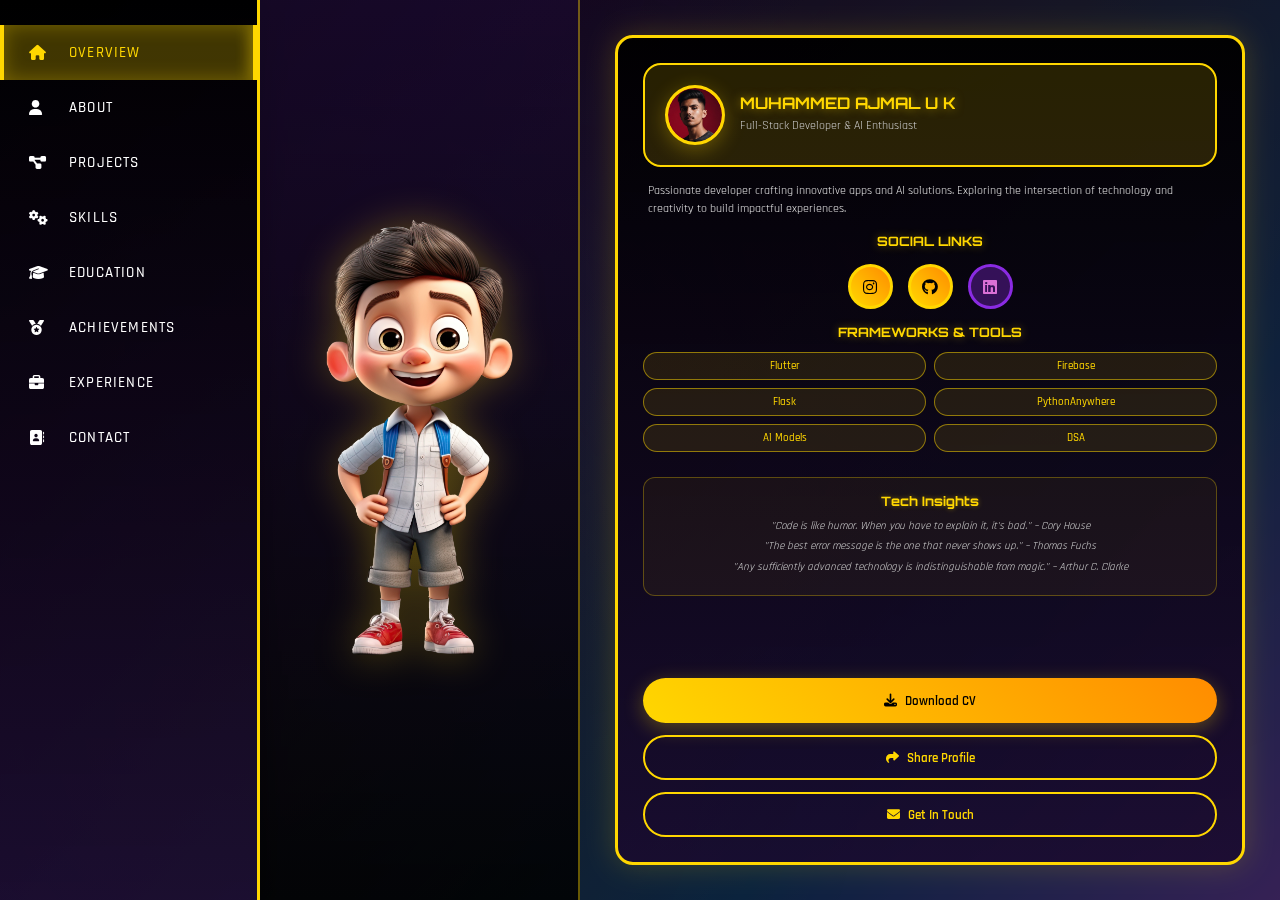
<file: old.html>
<!DOCTYPE html>
<html lang="en">
<head>
    <meta charset="UTF-8">
    <meta name="viewport" content="width=device-width, initial-scale=1.0">
    <title>Muhammed Ajmal U K</title>
    <link rel="stylesheet" href="https://cdn.jsdelivr.net/npm/@fortawesome/fontawesome-free@6.4.0/css/all.min.css">
    <link href="https://fonts.googleapis.com/css2?family=Orbitron:wght@400;500;700;900&family=Rajdhani:wght@300;400;500;600;700&display=swap" rel="stylesheet">
    <style>
        * {
            margin: 0;
            padding: 0;
            box-sizing: border-box;
        }
        body {
            font-family: 'Rajdhani', sans-serif;
            background: linear-gradient(135deg, #0a0a0a 0%, #1a0a2e 25%, #16213e 50%, #0f3460 75%, #533483 100%);
            color: #ffffff;
            overflow-x: hidden;
            min-height: 100vh;
            position: relative;
        }
        body::before {
            content: '';
            position: fixed;
            top: 0;
            left: 0;
            width: 100%;
            height: 100%;
            background:
                radial-gradient(circle at 20% 80%, rgba(255, 215, 0, 0.08) 0%, transparent 50%),
                radial-gradient(circle at 80% 20%, rgba(255, 69, 0, 0.08) 0%, transparent 50%),
                radial-gradient(circle at 40% 40%, rgba(138, 43, 226, 0.08) 0%, transparent 50%);
            pointer-events: none;
            z-index: 0;
            animation: ambientPulse 15s ease-in-out infinite;
        }
        @keyframes ambientPulse {
            0%, 100% { opacity: 0.6; }
            50% { opacity: 1; }
        }
        .landscape-prompt {
            display: none;
            position: fixed;
            top: 0;
            left: 0;
            width: 100%;
            height: 100%;
            background: rgba(0, 0, 0, 0.95);
            z-index: 10000;
            justify-content: center;
            align-items: center;
            flex-direction: column;
            text-align: center;
            backdrop-filter: blur(10px);
        }
        .landscape-prompt.show {
            display: flex;
            animation: fadeIn 0.5s ease;
        }
        .landscape-prompt i {
            font-size: 60px;
            color: #ffd700;
            margin-bottom: 15px;
            animation: rotateIcon 2s linear infinite;
        }
        @keyframes rotateIcon {
            0% { transform: rotate(0deg); }
            100% { transform: rotate(360deg); }
        }
        .landscape-prompt h2 {
            font-family: 'Orbitron', monospace;
            font-size: 20px;
            color: #ffd700;
            margin-bottom: 10px;
            text-shadow: 0 0 20px rgba(255, 215, 0, 0.7);
            animation: textGlow 2s ease-in-out infinite;
        }
        @keyframes textGlow {
            0%, 100% { text-shadow: 0 0 20px rgba(255, 215, 0, 0.7); }
            50% { text-shadow: 0 0 30px rgba(255, 215, 0, 1); }
        }
        .landscape-prompt p {
            font-size: 14px;
            color: #cccccc;
            margin-bottom: 20px;
            max-width: 280px;
        }
        .landscape-prompt .dismiss-btn {
            background: linear-gradient(45deg, #ffd700, #ff8c00);
            border: none;
            padding: 10px 20px;
            border-radius: 25px;
            color: #000;
            font-weight: 600;
            cursor: pointer;
            font-family: 'Rajdhani', sans-serif;
            font-size: 12px;
            box-shadow: 0 4px 15px rgba(255, 215, 0, 0.4);
            transition: all 0.3s ease;
        }
        .landscape-prompt .dismiss-btn:hover {
            transform: translateY(-2px);
            box-shadow: 0 6px 25px rgba(255, 215, 0, 0.6);
        }
        .main-container {
            display: flex;
            min-height: 100vh;
            position: relative;
            z-index: 1;
        }
        .sidebar {
            width: 260px;
            background: linear-gradient(180deg, rgba(0, 0, 0, 0.95), rgba(26, 10, 46, 0.85));
            border-right: 3px solid #ffd700;
            padding: 25px 0;
            transition: transform 0.3s ease;
            box-shadow: 5px 0 20px rgba(0, 0, 0, 0.5);
        }
        .nav-section {
            padding: 18px 25px;
            cursor: pointer;
            transition: all 0.4s cubic-bezier(0.4, 0, 0.2, 1);
            border-left: 4px solid transparent;
            display: flex;
            align-items: center;
            justify-content: flex-start;
            font-weight: 500;
            font-size: 15px;
            letter-spacing: 1.2px;
            min-height: 50px;
            position: relative;
            overflow: hidden;
        }
        .nav-section::before {
            content: '';
            position: absolute;
            left: 0;
            top: 0;
            width: 0;
            height: 100%;
            background: linear-gradient(90deg, rgba(255, 215, 0, 0.2), transparent);
            transition: width 0.4s ease;
            z-index: 0;
        }
        .nav-section:hover::before {
            width: 100%;
        }
        .nav-section:hover, .nav-section:active {
            background: rgba(255, 215, 0, 0.15);
            border-left-color: #ffd700;
            transform: translateX(8px);
        }
        .nav-section.active {
            background: rgba(255, 215, 0, 0.25);
            border-left-color: #ffd700;
            color: #ffd700;
            box-shadow: inset 0 0 20px rgba(255, 215, 0, 0.3);
        }
        .nav-section.active::after {
            content: '';
            position: absolute;
            right: 0;
            top: 0;
            width: 4px;
            height: 100%;
            background: #ffd700;
            box-shadow: 0 0 15px #ffd700;
            animation: pulseRight 2s ease-in-out infinite;
        }
        @keyframes pulseRight {
            0%, 100% { opacity: 1; }
            50% { opacity: 0.5; }
        }
        .nav-section i:first-child {
            margin-right: 18px;
            width: 22px;
            position: relative;
            z-index: 1;
            transition: transform 0.3s ease;
        }
        .nav-section:hover i:first-child {
            transform: scale(1.2) rotate(5deg);
        }
        .nav-section span {
            position: relative;
            z-index: 1;
        }
        .content-panel {
            flex: 1;
            display: flex;
            background: rgba(0, 0, 0, 0.35);
            height: 100vh;
            overflow: hidden;
        }
        .character-display {
            width: 320px;
            min-width: 320px;
            padding: 35px 25px;
            background: linear-gradient(180deg, rgba(26, 10, 46, 0.7), rgba(0, 0, 0, 0.85));
            border-right: 2px solid rgba(255, 215, 0, 0.4);
            display: flex;
            flex-direction: column;
            align-items: center;
            opacity: 1;
            transition: all 0.6s cubic-bezier(0.4, 0, 0.2, 1);
            position: relative;
            overflow: hidden;
            flex-shrink: 0;
        }
        .character-display.hidden {
            opacity: 0;
            width: 0;
            min-width: 0;
            padding: 0;
            border-right: none;
            transform: translateX(-20px);
        }
        .character-display::before {
            content: '';
            position: absolute;
            top: -50%;
            left: -50%;
            width: 200%;
            height: 200%;
            z-index: 0;
        }
        .avatar-container {
            text-align: center;
            flex-grow: 1;
            display: flex;
            flex-direction: column;
            align-items: center;
            justify-content: center;
            position: relative;
            z-index: 1;
        }
        .avatar {
            width: 220px;
            height: 440px;
            border-radius: 0;
            background: none;
            display: flex;
            align-items: center;
            justify-content: center;
            margin: 0 auto 25px;
            border: none;
            overflow: visible;
            transition: none;
            box-shadow: none;
            animation: none;
            position: relative;
        }
        .avatar::before {
            content: '';
            position: absolute;
            top: 50%;
            left: 50%;
            transform: translate(-50%, -50%);
            width: 110%;
            height: 110%;
            z-index: -1;
        }
        .avatar img {
            width: 100%;
            height: 100%;
            object-fit: contain;
            border-radius: 0;
            transition: none;
            filter: drop-shadow(0 0 20px rgba(255, 215, 0, 0.3));
        }
        .content-display {
            flex: 1;
            padding: 35px;
            transition: all 0.6s ease;
            overflow-y: auto;
            overflow-x: hidden;
            display: flex;
            flex-direction: column;
        }
        .content-display::-webkit-scrollbar {
            width: 10px;
        }
        .content-display::-webkit-scrollbar-track {
            background: rgba(0, 0, 0, 0.3);
            border-radius: 5px;
        }
        .content-display::-webkit-scrollbar-thumb {
            background: linear-gradient(180deg, #ffd700, #ff8c00);
            border-radius: 5px;
        }
        .content-display::-webkit-scrollbar-thumb:hover {
            background: linear-gradient(180deg, #ff8c00, #ffd700);
        }
        .content-section {
            display: none;
            flex: 1;
        }
        .content-section.active {
            display: flex;
            flex-direction: column;
            animation: fadeInUp 0.6s cubic-bezier(0.4, 0, 0.2, 1);
        }
        @keyframes fadeInUp {
            from {
                opacity: 0;
                transform: translateY(30px);
            }
            to {
                opacity: 1;
                transform: translateY(0);
            }
        }
        .section-header {
            margin-bottom: 35px;
            animation: slideInRight 0.8s ease;
        }
        @keyframes slideInRight {
            from {
                transform: translateX(-30px);
                opacity: 0;
            }
            to {
                transform: translateX(0);
                opacity: 1;
            }
        }
        .section-header h2 {
            font-family: 'Orbitron', monospace;
            font-size: 26px;
            color: #ffd700;
            border-bottom: 3px solid #ffd700;
            padding-bottom: 12px;
            display: inline-block;
            text-shadow: 0 0 15px rgba(255, 215, 0, 0.5);
            position: relative;
        }
        .section-header h2::after {
            content: '';
            position: absolute;
            bottom: -3px;
            left: 0;
            width: 0;
            height: 3px;
            background: #ff8c00;
            transition: width 0.6s ease;
        }
        .section-header h2:hover::after {
            width: 100%;
        }
        .section-header h2 i {
            margin-right: 18px;
            animation: iconBounce 2s ease-in-out infinite;
        }
        @keyframes iconBounce {
            0%, 100% { transform: translateY(0); }
            50% { transform: translateY(-5px); }
        }
        .content-body p {
            line-height: 1.9;
            margin-bottom: 25px;
            color: #e0e0e0;
            font-size: 17px;
            animation: fadeIn 1s ease;
        }
        @keyframes fadeIn {
            from { opacity: 0; }
            to { opacity: 1; }
        }
        .profile-title {
            text-align: center;
            margin-bottom: 30px;
            animation: titleEntrance 1.2s cubic-bezier(0.4, 0, 0.2, 1);
        }
        @keyframes titleEntrance {
            0% {
                transform: scale(0.8) translateY(-50px);
                opacity: 0;
            }
            60% {
                transform: scale(1.05) translateY(0);
                opacity: 1;
            }
            100% {
                transform: scale(1) translateY(0);
                opacity: 1;
            }
        }
        .profile-title h1 {
            font-family: 'Orbitron', monospace;
            font-size: 30px;
            font-weight: 900;
            background: linear-gradient(45deg, #ffd700, #ff8c00, #ffd700);
            background-size: 200% 200%;
            -webkit-background-clip: text;
            -webkit-text-fill-color: transparent;
            background-clip: text;
            margin-bottom: 5px;
            animation: gradientShift 3s ease infinite;
            text-shadow: 0 0 30px rgba(255, 215, 0, 0.5);
        }
        @keyframes gradientShift {
            0%, 100% { background-position: 0% 50%; }
            50% { background-position: 100% 50%; }
        }
        .subtitle {
            font-size: 16px;
            color: #cccccc;
            animation: subtitleFade 2s ease;
        }
        @keyframes subtitleFade {
            from { opacity: 0; transform: translateY(10px); }
            to { opacity: 1; transform: translateY(0); }
        }
        /* --- ENHANCED OVERVIEW LAYOUT --- */
        #overview .content-body {
            flex: 1;
            display: flex;
            flex-direction: column;
            gap: 0;
            position: relative;
        }
        #overview .about-left {
            max-width: none;
        }
        #overview .profile-overview {
            background: linear-gradient(180deg, rgba(0, 0, 0, 0.95), rgba(26, 10, 46, 0.85));
            border: 3px solid #ffd700;
            padding: 25px;
            border-radius: 18px;
            box-shadow: 0 0 30px rgba(255, 215, 0, 0.2);
            display: flex;
            flex-direction: column;
            gap: 15px;
            width: 100%;
            max-width: 100%;
            flex: 1;
            overflow-y: auto;
            position: relative;
            z-index: 50;
            transition: all 0.4s ease;
        }
        #overview .profile-overview::-webkit-scrollbar {
            width: 8px;
        }
        #overview .profile-overview::-webkit-scrollbar-track {
            background: rgba(0, 0, 0, 0.6);
            border-radius: 4px;
        }
        #overview .profile-overview::-webkit-scrollbar-thumb {
            background: linear-gradient(180deg, #ffd700, #ff8c00);
            border-radius: 4px;
        }
        #overview .profile-overview::-webkit-scrollbar-thumb:hover {
            background: linear-gradient(180deg, #ff8c00, #ffd700);
        }
        #overview .profile-upper {
            display: flex;
            flex-direction: column;
            gap: 15px;
            flex: 1;
        }
        #overview .profile-card {
            background: rgba(255, 215, 0, 0.15);
            border: 2px solid #ffd700;
            border-radius: 18px;
            padding: 20px;
            text-align: left;
            margin-bottom: 0;
            transition: all 0.4s ease;
            animation: cardEntrance 0.8s ease;
            display: flex;
            align-items: center;
            gap: 15px;
        }
        #overview .profile-card:hover, #overview .profile-card:active {
            transform: translateY(-5px);
            box-shadow: 0 10px 30px rgba(255, 215, 0, 0.4);
        }
        #overview .profile-avatar {
            width: 60px;
            height: 60px;
            background: linear-gradient(45deg, #ffd700, #ff8c00);
            border-radius: 50%;
            display: flex;
            align-items: center;
            justify-content: center;
            border: 3px solid #ffd700;
            overflow: hidden;
            transition: all 0.4s ease;
            box-shadow: 0 5px 20px rgba(255, 215, 0, 0.3);
            flex-shrink: 0;
        }
        #overview .profile-avatar:hover, #overview .profile-avatar:active {
            transform: scale(1.15) rotate(5deg);
            box-shadow: 0 8px 30px rgba(255, 215, 0, 0.6);
        }
        #overview .profile-avatar img {
            width: 100%;
            height: 100%;
            object-fit: cover;
            border-radius: 50%;
        }
        #overview .profile-card h3 {
            font-family: 'Orbitron', monospace;
            color: #ffd700;
            margin-bottom: 2px;
            font-size: 16px;
            text-shadow: 0 0 10px rgba(255, 215, 0, 0.5);
        }
        #overview .profile-subtitle {
            color: #cccccc;
            margin-bottom: 0;
            font-size: 12px;
        }
        #overview .profile-bio {
            margin-bottom: 0;
            font-size: 12px;
            line-height: 1.5;
            color: #e0e0e0;
            text-align: left;
            padding: 0 5px;
        }
        #overview .badges-section {
            text-align: center;
            margin-bottom: 0;
        }
        #overview .badges-section h4 {
            color: #ffd700;
            margin-bottom: 15px;
            font-family: 'Orbitron', monospace;
            font-size: 13px;
            text-shadow: 0 0 10px rgba(255, 215, 0, 0.4);
        }
        #overview .badge-grid {
            display: flex;
            justify-content: center;
            gap: 15px;
            flex-wrap: wrap;
        }
        #overview .badge {
            width: 45px;
            height: 45px;
            border-radius: 50%;
            display: flex;
            align-items: center;
            justify-content: center;
            border: 3px solid;
            transition: all 0.4s cubic-bezier(0.4, 0, 0.2, 1);
            cursor: pointer;
            min-height: 45px;
            text-decoration: none;
            color: inherit;
            position: relative;
        }
        #overview .badge::before {
            content: '';
            position: absolute;
            width: 100%;
            height: 100%;
            border-radius: 50%;
            background: inherit;
            opacity: 0;
            transition: all 0.4s ease;
        }
        #overview .badge:hover::before {
            opacity: 0.5;
            transform: scale(1.3);
        }
        #overview .badge:hover, #overview .badge:active {
            transform: scale(1.2) rotate(10deg);
            box-shadow: 0 10px 30px rgba(255, 215, 0, 0.5);
        }
        #overview .badge.expert {
            background: linear-gradient(45deg, #ffd700, #ff8c00);
            border-color: #ffd700;
            color: #000;
        }
        #overview .badge.advanced {
            background: rgba(138, 43, 226, 0.35);
            border-color: #8a2be2;
            color: #da70d6;
        }
        #overview .badge.intermediate {
            background: rgba(0, 191, 255, 0.35);
            border-color: #00bfff;
            color: #87ceeb;
        }
        #overview .badge i {
            font-size: 16px;
            transition: transform 0.3s ease;
        }
        #overview .badge:hover i {
            transform: scale(1.2);
        }
        #overview .framework-badges-section {
            margin-bottom: 0;
        }
        #overview .framework-badges-section h4 {
            color: #ffd700;
            margin-bottom: 12px;
            font-family: 'Orbitron', monospace;
            font-size: 13px;
            text-shadow: 0 0 10px rgba(255, 215, 0, 0.4);
            text-align: center;
        }
        #overview .framework-badge-grid {
            display: grid;
            grid-template-columns: repeat(2, 1fr);
            gap: 8px;
        }
        #overview .framework-badge {
            padding: 6px 10px;
            border-radius: 15px;
            font-size: 11px;
            font-weight: 500;
            text-align: center;
            transition: all 0.3s ease;
            cursor: default;
            border: 1px solid rgba(255, 215, 0, 0.5);
            background: rgba(255, 215, 0, 0.1);
            color: #ffd700;
        }
        #overview .framework-badge:hover {
            background: rgba(255, 215, 0, 0.2);
            transform: scale(1.05);
        }
        #overview .tech-quotes {
            background: rgba(255, 215, 0, 0.05);
            border: 1px solid rgba(255, 215, 0, 0.3);
            border-radius: 12px;
            padding: 15px;
            margin: 10px 0;
        }
        #overview .tech-quotes h4 {
            color: #ffd700;
            margin-bottom: 10px;
            font-family: 'Orbitron', monospace;
            font-size: 13px;
            text-align: center;
            text-shadow: 0 0 5px rgba(255, 215, 0, 0.4);
        }
        #overview .tech-quotes p {
            font-size: 11px;
            color: #cccccc;
            line-height: 1.4;
            font-style: italic;
            text-align: center;
            margin-bottom: 5px;
        }
        #overview .quick-actions {
            display: grid;
            gap: 12px;
            margin-top: 10px;
        }
        #overview .action-btn {
            padding: 12px 18px;
            border-radius: 30px;
            border: none;
            font-family: 'Rajdhani', sans-serif;
            font-weight: 600;
            font-size: 13px;
            cursor: pointer;
            transition: all 0.4s cubic-bezier(0.4, 0, 0.2, 1);
            display: flex;
            align-items: center;
            justify-content: center;
            gap: 8px;
            min-height: 45px;
            position: relative;
            overflow: hidden;
        }
        #overview .action-btn::before {
            content: '';
            position: absolute;
            top: 50%;
            left: 50%;
            width: 0;
            height: 0;
            border-radius: 50%;
            background: rgba(255, 255, 255, 0.2);
            transform: translate(-50%, -50%);
            transition: width 0.6s ease, height 0.6s ease;
        }
        #overview .action-btn:hover::before {
            width: 300px;
            height: 300px;
        }
        #overview .action-btn.primary {
            background: linear-gradient(45deg, #ffd700, #ff8c00);
            color: #000;
            box-shadow: 0 5px 20px rgba(255, 215, 0, 0.3);
        }
        #overview .action-btn.secondary {
            background: transparent;
            border: 2px solid #ffd700;
            color: #ffd700;
        }
        #overview .action-btn:hover, #overview .action-btn:active {
            transform: translateY(-5px);
            box-shadow: 0 10px 30px rgba(255, 215, 0, 0.5);
        }
        #overview .action-btn:active {
            transform: translateY(-2px);
        }
        #overview .hero-intro {
            text-align: center;
            margin-bottom: 40px;
            padding: 0 20px;
        }
        #overview .hero-intro h2 {
            font-family: 'Orbitron', monospace;
            font-size: 32px;
            color: #ffd700;
            margin-bottom: 15px;
            text-shadow: 0 0 20px rgba(255, 215, 0, 0.6);
        }
        #overview .hero-intro p {
            font-size: 18px;
            color: #e0e0e0;
            line-height: 1.8;
        }
        .project-grid {
            display: grid;
            grid-template-columns: repeat(auto-fit, minmax(380px, 1fr));
            gap: 30px;
        }
        .project-card {
            background: linear-gradient(135deg, rgba(26, 10, 46, 0.85), rgba(0, 0, 0, 0.85));
            border: 2px solid #ffd700;
            border-radius: 18px;
            padding: 30px;
            transition: all 0.4s cubic-bezier(0.4, 0, 0.2, 1);
            min-height: 50px;
            position: relative;
            overflow: hidden;
            animation: cardEntrance 0.6s ease backwards;
        }
        .project-card:nth-child(1) { animation-delay: 0.1s; }
        .project-card:nth-child(2) { animation-delay: 0.2s; }
        .project-card:nth-child(3) { animation-delay: 0.3s; }
        .project-card:nth-child(4) { animation-delay: 0.4s; }
        @keyframes cardEntrance {
            from {
                opacity: 0;
                transform: translateY(30px) scale(0.95);
            }
            to {
                opacity: 1;
                transform: translateY(0) scale(1);
            }
        }
        .project-card::before {
            content: '';
            position: absolute;
            top: 0;
            left: -100%;
            width: 100%;
            height: 100%;
            background: linear-gradient(90deg, transparent, rgba(255, 215, 0, 0.2), transparent);
            transition: left 0.6s ease;
        }
        .project-card:hover::before {
            left: 100%;
        }
        .project-card:hover, .project-card:active {
            transform: translateY(-10px) scale(1.02);
            box-shadow: 0 20px 40px rgba(255, 215, 0, 0.4);
            border-color: #ff8c00;
        }
        .project-header {
            display: flex;
            justify-content: space-between;
            align-items: center;
            margin-bottom: 18px;
        }
        .project-header h3 {
            font-family: 'Orbitron', monospace;
            color: #ffd700;
            font-size: 20px;
            transition: all 0.3s ease;
        }
        .project-card:hover .project-header h3 {
            text-shadow: 0 0 15px rgba(255, 215, 0, 0.8);
        }
        .project-badge {
            background: linear-gradient(45deg, #8a2be2, #4b0082);
            padding: 8px 15px;
            border-radius: 18px;
            font-size: 13px;
            color: #fff;
            border: 1px solid #ffd700;
            animation: badgeFloat 3s ease-in-out infinite;
        }
        @keyframes badgeFloat {
            0%, 100% { transform: translateY(0); }
            50% { transform: translateY(-3px); }
        }
        .project-card p {
            margin-bottom: 25px;
            color: #e0e0e0;
            line-height: 1.7;
        }
        .project-link a {
            display: flex;
            align-items: center;
            gap: 12px;
            color: #ffd700;
            font-size: 15px;
            text-decoration: none;
            transition: all 0.3s ease;
            position: relative;
            width: fit-content;
        }
        .project-link a::after {
            content: '';
            position: absolute;
            bottom: -2px;
            left: 0;
            width: 0;
            height: 2px;
            background: #ffd700;
            transition: width 0.3s ease;
        }
        .project-link a:hover::after {
            width: 100%;
        }
        .project-link a:hover {
            color: #ff8c00;
            transform: translateX(5px);
        }
        .skills-container {
            display: grid;
            gap: 35px;
        }
        .skill-category {
            animation: fadeInUp 0.8s ease backwards;
        }
        .skill-category:nth-child(1) { animation-delay: 0.1s; }
        .skill-category:nth-child(2) { animation-delay: 0.2s; }
        .skill-category:nth-child(3) { animation-delay: 0.3s; }
        .skill-category:nth-child(4) { animation-delay: 0.4s; }
        .skill-category:nth-child(5) { animation-delay: 0.5s; }
        .skill-category h3 {
            color: #ffd700;
            margin-bottom: 18px;
            font-family: 'Orbitron', monospace;
            font-size: 20px;
            text-shadow: 0 0 10px rgba(255, 215, 0, 0.4);
        }
        .skill-tags {
            display: flex;
            flex-wrap: wrap;
            gap: 15px;
        }
        .skill-tag {
            padding: 10px 20px;
            border-radius: 25px;
            font-size: 15px;
            font-weight: 500;
            border: 2px solid;
            transition: all 0.4s cubic-bezier(0.4, 0, 0.2, 1);
            cursor: pointer;
            min-height: 45px;
            display: inline-flex;
            align-items: center;
            position: relative;
            overflow: hidden;
        }
        .skill-tag::before {
            content: '';
            position: absolute;
            top: 50%;
            left: 50%;
            width: 0;
            height: 0;
            border-radius: 50%;
            background: rgba(255, 255, 255, 0.2);
            transform: translate(-50%, -50%);
            transition: width 0.6s ease, height 0.6s ease;
        }
        .skill-tag:hover::before {
            width: 300px;
            height: 300px;
        }
        .skill-tag:hover {
            transform: scale(1.1) rotate(2deg);
        }
        .skill-tag.expert {
            background: linear-gradient(45deg, #ffd700, #ff8c00);
            border-color: #ffd700;
            color: #000;
            box-shadow: 0 4px 15px rgba(255, 215, 0, 0.3);
        }
        .skill-tag.advanced {
            background: rgba(138, 43, 226, 0.25);
            border-color: #8a2be2;
            color: #da70d6;
            box-shadow: 0 4px 15px rgba(138, 43, 226, 0.2);
        }
        .skill-tag.intermediate {
            background: rgba(0, 191, 255, 0.25);
            border-color: #00bfff;
            color: #87ceeb;
            box-shadow: 0 4px 15px rgba(0, 191, 255, 0.2);
        }
        .skill-tag.certified {
            background: rgba(50, 205, 50, 0.25);
            border-color: #32cd32;
            color: #90ee90;
            box-shadow: 0 4px 15px rgba(50, 205, 50, 0.2);
        }
        .skill-tag.personal {
            background: rgba(255, 69, 0, 0.25);
            border-color: #ff4500;
            color: #ff6347;
            box-shadow: 0 4px 15px rgba(255, 69, 0, 0.2);
        }
        /* --- NEW ROADMAP STYLES START --- */
        .roadmap-timeline {
            position: relative;
            max-width: 800px;
            margin: 30px auto;
            padding: 20px 0;
        }
        .roadmap-timeline::after {
            content: '';
            position: absolute;
            width: 4px;
            background: #ffd700;
            opacity: 0.3;
            top: 20px;
            bottom: 20px;
            left: 50%;
            margin-left: -2px;
            box-shadow: 0 0 10px rgba(255, 215, 0, 0.5);
        }
        .roadmap-item-container {
            padding: 10px 40px;
            position: relative;
            width: 50%;
            opacity: 0;
            animation: roadmapFadeIn 1s ease forwards;
        }
        .roadmap-item-container:nth-child(1) { animation-delay: 0.2s; }
        .roadmap-item-container:nth-child(2) { animation-delay: 0.4s; }
        .roadmap-item-container:nth-child(3) { animation-delay: 0.6s; }
        .roadmap-item-container:nth-child(4) { animation-delay: 0.8s; }
        @keyframes roadmapFadeIn {
            from { opacity: 0; transform: translateY(50px); }
            to { opacity: 1; transform: translateY(0); }
        }
        .roadmap-item-container.left {
            left: 0;
        }
        .roadmap-item-container.right {
            left: 50%;
        }
        .roadmap-dot {
            content: '';
            position: absolute;
            width: 20px;
            height: 20px;
            right: -10px;
            background: linear-gradient(45deg, #ffd700, #ff8c00);
            border: 4px solid #16213e;
            top: 32px;
            border-radius: 50%;
            z-index: 10;
            box-shadow: 0 0 15px rgba(255, 215, 0, 0.7);
            animation: badgePulse 2.5s ease-in-out infinite;
        }
        .roadmap-item-container.right .roadmap-dot {
            left: -10px;
        }
        .roadmap-content {
            position: relative;
        }
        .roadmap-content::after {
            content: " ";
            position: absolute;
            top: 28px;
            right: -15px;
            border-top: 15px solid transparent;
            border-bottom: 15px solid transparent;
            border-left: 15px solid rgba(255, 215, 0, 0.15);
            transition: border-color 0.4s ease;
        }
        .roadmap-item-container.left .roadmap-content:hover::after {
             border-left-color: rgba(255, 215, 0, 0.25);
        }
        .roadmap-item-container.right .roadmap-content::after {
            left: -15px;
            border-left: none;
            border-right: 15px solid rgba(255, 215, 0, 0.15);
        }
        .roadmap-item-container.right .roadmap-content:hover::after {
             border-right-color: rgba(255, 215, 0, 0.25);
        }
        /* --- NEW ROADMAP STYLES END --- */
        .education-item {
            display: flex;
            gap: 25px;
            padding: 25px;
            background: rgba(255, 215, 0, 0.15);
            border-left: 5px solid #ffd700;
            border-radius: 12px;
            transition: all 0.4s cubic-bezier(0.4, 0, 0.2, 1);
            position: relative;
            overflow: hidden;
        }
        .education-item:nth-child(1) { animation-delay: 0.1s; }
        .education-item:nth-child(2) { animation-delay: 0.2s; }
        .education-item:nth-child(3) { animation-delay: 0.3s; }
        .education-item:nth-child(4) { animation-delay: 0.4s; }
        .education-item::before {
            content: '';
            position: absolute;
            left: 0;
            top: 0;
            width: 5px;
            height: 0;
            background: linear-gradient(180deg, #ff8c00, #ffd700);
            transition: height 0.6s ease;
        }
        .education-item:hover::before {
            height: 100%;
        }
        .education-item:hover {
            background: rgba(255, 215, 0, 0.25);
        }
        .education-item.current {
            background: rgba(255, 215, 0, 0.2);
            animation: currentGlow 2s ease-in-out infinite alternate;
        }
        @keyframes currentGlow {
            from { box-shadow: 0 0 15px rgba(255, 215, 0, 0.4); }
            to { box-shadow: 0 0 30px rgba(255, 215, 0, 0.7); }
        }
        .education-year {
            font-family: 'Orbitron', monospace;
            color: #ffd700;
            font-weight: 600;
            min-width: 200px;
            font-size: 16px;
        }
        .education-details h3 {
            color: #fff;
            margin-bottom: 6px;
            font-size: 20px;
            transition: color 0.3s ease;
        }
        .education-item:hover .education-details h3 {
            color: #ffd700;
        }
        .institution {
            color: #cccccc;
            margin-bottom: 12px;
            font-size: 16px;
        }
        .grade-badge {
            padding: 8px 15px;
            border-radius: 18px;
            font-size: 13px;
            font-weight: 600;
            display: inline-block;
            animation: badgePop 0.6s ease;
        }
        @keyframes badgePop {
            0% { transform: scale(0); }
            60% { transform: scale(1.1); }
            100% { transform: scale(1); }
        }
        .grade-badge.ongoing {
            background: linear-gradient(45deg, #ffd700, #ff8c00);
            color: #000;
            animation: badgePulse 2s ease-in-out infinite;
        }
        .grade-badge.excellent {
            background: rgba(50, 205, 50, 0.25);
            color: #90ee90;
            border: 2px solid #32cd32;
        }
        .grade-badge.outstanding {
            background: linear-gradient(45deg, #8a2be2, #4b0082);
            color: #fff;
            border: 2px solid #ffd700;
        }
        .achievements-grid {
            display: grid;
            grid-template-columns: repeat(auto-fit, minmax(280px, 1fr));
            gap: 25px;
        }
        .achievement-card {
            background: linear-gradient(135deg, rgba(26, 10, 46, 0.85), rgba(0, 0, 0, 0.85));
            border: 2px solid #ffd700;
            border-radius: 18px;
            padding: 30px;
            text-align: center;
            transition: all 0.4s cubic-bezier(0.4, 0, 0.2, 1);
            min-height: 50px;
            animation: cardEntrance 0.6s ease backwards;
            position: relative;
            overflow: hidden;
        }
        .achievement-card:nth-child(1) { animation-delay: 0.1s; }
        .achievement-card:nth-child(2) { animation-delay: 0.2s; }
        .achievement-card:nth-child(3) { animation-delay: 0.3s; }
        .achievement-card:nth-child(4) { animation-delay: 0.4s; }
        .achievement-card:nth-child(5) { animation-delay: 0.5s; }
        .achievement-card:nth-child(6) { animation-delay: 0.6s; }
        .achievement-card::before {
            content: '';
            position: absolute;
            top: -50%;
            left: -50%;
            width: 200%;
            height: 200%;
            background: conic-gradient(transparent, rgba(255, 215, 0, 0.3), transparent 30%);
            animation: rotate 4s linear infinite;
            opacity: 0;
            transition: opacity 0.3s ease;
        }
        @keyframes rotate {
            0% { transform: rotate(0deg); }
            100% { transform: rotate(360deg); }
        }
        .achievement-card:hover::before {
            opacity: 1;
        }
        .achievement-card:hover, .achievement-card:active {
            transform: translateY(-10px) scale(1.03);
            box-shadow: 0 20px 40px rgba(255, 215, 0, 0.4);
            border-color: #ff8c00;
        }
        .achievement-icon {
            width: 65px;
            height: 65px;
            background: linear-gradient(45deg, #ffd700, #ff8c00);
            border-radius: 50%;
            display: flex;
            align-items: center;
            justify-content: center;
            margin: 0 auto 25px;
            box-shadow: 0 5px 20px rgba(255, 215, 0, 0.4);
            transition: all 0.4s ease;
            position: relative;
            z-index: 1;
        }
        .achievement-card:hover .achievement-icon {
            transform: rotateY(360deg) scale(1.1);
            box-shadow: 0 8px 30px rgba(255, 215, 0, 0.6);
        }
        .achievement-icon i {
            font-size: 26px;
            color: #000;
            animation: iconPulse 2s ease-in-out infinite;
        }
        @keyframes iconPulse {
            0%, 100% { transform: scale(1); }
            50% { transform: scale(1.1); }
        }
        .achievement-card h3 {
            color: #ffd700;
            margin-bottom: 18px;
            font-family: 'Orbitron', monospace;
            font-size: 20px;
            position: relative;
            z-index: 1;
        }
        .achievement-card p {
            color: #e0e0e0;
            line-height: 1.7;
            font-size: 16px;
            position: relative;
            z-index: 1;
        }
        .experience-list {
            display: grid;
            gap: 30px;
        }
        .experience-item {
            background: rgba(255, 215, 0, 0.15);
            border: 2px solid #ffd700;
            border-radius: 18px;
            padding: 30px;
            transition: all 0.3s ease;
            animation: fadeInUp 0.8s ease;
        }
        .experience-item:hover {
            background: rgba(255, 215, 0, 0.25);
            transform: translateY(-5px);
            box-shadow: 0 10px 30px rgba(255, 215, 0, 0.3);
        }
        .experience-header {
            display: flex;
            justify-content: space-between;
            align-items: center;
            margin-bottom: 8px;
        }
        .experience-header h3 {
            color: #ffd700;
            font-family: 'Orbitron', monospace;
            font-size: 20px;
        }
        .experience-period {
            background: linear-gradient(45deg, #8a2be2, #4b0082);
            padding: 8px 15px;
            border-radius: 18px;
            font-size: 13px;
            color: #fff;
        }
        .experience-item .institution {
            color: #cccccc;
            margin-bottom: 15px;
            font-size: 16px;
            font-weight: 500;
        }
        .experience-item ul {
            list-style: none;
            padding-left: 0;
        }
        .experience-item li {
            padding: 10px 0;
            padding-left: 30px;
            position: relative;
            color: #e0e0e0;
            line-height: 1.7;
            font-size: 16px;
        }
        .experience-item li::before {
            content: '▶';
            position: absolute;
            left: 0;
            color: #ffd700;
            font-size: 18px;
            animation: blink 2s ease-in-out infinite;
        }
        @keyframes blink {
            0%, 100% { opacity: 1; }
            50% { opacity: 0.5; }
        }
        .contact-form-container {
            max-width: 650px;
            margin: 0 auto;
        }
        .contact-form {
            background: linear-gradient(135deg, rgba(26, 10, 46, 0.85), rgba(0, 0, 0, 0.85));
            border: 3px solid #ffd700;
            border-radius: 25px;
            padding: 35px;
            box-shadow: 0 15px 40px rgba(255, 215, 0, 0.2);
            animation: formEntrance 0.8s ease;
        }
        @keyframes formEntrance {
            from {
                opacity: 0;
                transform: scale(0.9);
            }
            to {
                opacity: 1;
                transform: scale(1);
            }
        }
        .form-group {
            margin-bottom: 25px;
        }
        .form-group label {
            display: block;
            color: #ffd700;
            font-weight: 600;
            margin-bottom: 10px;
            font-family: 'Orbitron', monospace;
            font-size: 15px;
        }
        .form-group input,
        .form-group textarea {
            width: 100%;
            padding: 15px 18px;
            background: rgba(255, 255, 255, 0.08);
            border: 2px solid rgba(255, 215, 0, 0.4);
            border-radius: 12px;
            color: #ffffff;
            font-size: 16px;
            font-family: 'Rajdhani', sans-serif;
            transition: all 0.4s cubic-bezier(0.4, 0, 0.2, 1);
            min-height: 50px;
        }
        .form-group input:focus,
        .form-group textarea:focus {
            outline: none;
            border-color: #ffd700;
            box-shadow: 0 0 20px rgba(255, 215, 0, 0.4);
            transform: translateY(-2px);
            background: rgba(255, 255, 255, 0.12);
        }
        .form-group textarea {
            resize: vertical;
            min-height: 140px;
        }
        .form-row {
            display: grid;
            grid-template-columns: 1fr 1fr;
            gap: 18px;
        }
        .submit-btn {
            background: linear-gradient(45deg, #ffd700, #ff8c00);
            border: none;
            padding: 18px 35px;
            border-radius: 30px;
            color: #000;
            font-weight: 700;
            cursor: pointer;
            transition: all 0.4s cubic-bezier(0.4, 0, 0.2, 1);
            font-family: 'Orbitron', monospace;
            font-size: 17px;
            width: 100%;
            text-transform: uppercase;
            letter-spacing: 1.5px;
            min-height: 60px;
            box-shadow: 0 5px 20px rgba(255, 215, 0, 0.3);
            position: relative;
            overflow: hidden;
        }
        .submit-btn::before {
            content: '';
            position: absolute;
            top: 50%;
            left: 50%;
            width: 0;
            height: 0;
            border-radius: 50%;
            background: rgba(255, 255, 255, 0.3);
            transform: translate(-50%, -50%);
            transition: width 0.6s ease, height 0.6s ease;
        }
        .submit-btn:hover::before {
            width: 400px;
            height: 400px;
        }
        .submit-btn:hover, .submit-btn:active {
            transform: translateY(-4px);
            box-shadow: 0 15px 35px rgba(255, 215, 0, 0.6);
        }
        .submit-btn:active {
            transform: translateY(-2px);
        }
        .form-message {
            margin-top: 18px;
            padding: 12px;
            border-radius: 10px;
            text-align: center;
            font-weight: 500;
            display: none;
            font-size: 16px;
            animation: messageSlide 0.5s ease;
        }
        @keyframes messageSlide {
            from {
                opacity: 0;
                transform: translateY(-10px);
            }
            to {
                opacity: 1;
                transform: translateY(0);
            }
        }
        .form-message.success {
            background: rgba(50, 205, 50, 0.25);
            color: #90ee90;
            border: 2px solid #32cd32;
        }
        .form-message.error {
            background: rgba(255, 69, 0, 0.25);
            color: #ff6347;
            border: 2px solid #ff4500;
        }
        .skills-highlight {
            margin-top: 30px;
            padding: 20px;
            background: rgba(255, 215, 0, 0.1);
            border-radius: 12px;
            border: 2px solid rgba(255, 215, 0, 0.3);
            animation: highlightPulse 3s ease-in-out infinite;
        }
        @keyframes highlightPulse {
            0%, 100% { box-shadow: 0 0 10px rgba(255, 215, 0, 0.2); }
            50% { box-shadow: 0 0 20px rgba(255, 215, 0, 0.4); }
        }
        .skills-highlight h3 {
            color: #ffd700;
            margin-bottom: 15px;
            font-family: 'Orbitron', monospace;
        }
        .skills-highlight ul {
            list-style-type: none;
            padding-left: 0;
        }
        .skills-highlight li {
            margin-bottom: 10px;
            transition: transform 0.3s ease;
        }
        .skills-highlight li:hover {
            transform: translateX(10px);
        }
        .skills-highlight i {
            color: #ffd700;
            margin-right: 10px;
            animation: iconPulse 2s ease-in-out infinite;
        }
        .floating-rotate-btn {
            position: fixed;
            bottom: 25px;
            right: 25px;
            width: 60px;
            height: 60px;
            border-radius: 50%;
            background: linear-gradient(45deg, #ffd700, #ff8c00);
            color: #000;
            display: none;
            align-items: center;
            justify-content: center;
            cursor: pointer;
            box-shadow: 0 5px 20px rgba(255, 215, 0, 0.5);
            z-index: 10001;
            transition: all 0.4s cubic-bezier(0.4, 0, 0.2, 1);
            animation: pulse 2s ease-in-out infinite;
        }
        @keyframes pulse {
            0%, 100% { transform: scale(1); }
            50% { transform: scale(1.1); }
        }
        .floating-rotate-btn:hover {
            transform: scale(1.1) rotate(90deg);
        }
        @media (max-width: 1200px) {
            .character-display {
                width: 280px;
                min-width: 280px;
            }
            .avatar {
                width: 180px;
                height: 360px;
            }
            #overview .content-body {
                gap: 0;
            }
            #overview .profile-overview {
                padding: 20px;
                gap: 10px;
            }
        }
        @media (max-width: 968px) and (orientation: portrait) {
            .main-container {
                flex-direction: column;
                min-height: auto;
                height: auto;
            }
            .sidebar {
                width: 100%;
                border-right: none;
                border-bottom: 3px solid #ffd700;
                padding: 0;
                display: flex;
                flex-wrap: wrap;
                justify-content: center;
                gap: 3px;
            }
            .nav-section {
                flex: 1 1 130px;
                min-width: 120px;
                padding: 12px;
                justify-content: center;
                border-left: none;
                border-bottom: 2px solid transparent;
                font-size: 13px;
            }
            .nav-section:hover, .nav-section.active {
                border-bottom-color: #ffd700;
                transform: translateY(-2px);
            }
            .nav-section span {
                display: none;
            }
            .nav-section i:first-child {
                margin-right: 0;
                font-size: 16px;
            }
            .content-panel {
                flex-direction: column;
                min-height: auto;
                height: auto;
                overflow: visible;
            }
            .character-display {
                width: 100%;
                min-width: auto;
                border-right: none;
                border-bottom: 2px solid rgba(255, 215, 0, 0.4);
                padding: 20px 0;
                justify-content: center;
                min-height: auto;
                height: auto;
            }
            .character-display.hidden {
                opacity: 0;
                height: 0;
                min-height: 0;
                padding: 0;
                border-bottom: none;
                margin: 0;
            }
            .avatar {
                width: 120px;
                height: 240px;
                margin-bottom: 15px;
            }
            .content-display {
                padding: 20px 15px;
                min-height: auto;
                height: auto;
                overflow-y: auto;
            }
            #overview .content-body {
                gap: 0;
                min-height: calc(100vh - 120px);
            }
            #overview .profile-overview {
                order: -1;
                position: static;
                width: 100%;
                border-left: none;
                border-top: 3px solid #ffd700;
                border-radius: 18px;
                padding: 20px;
                gap: 10px;
                flex: 1;
                justify-content: flex-start;
            }
            .profile-title {
                margin-bottom: 20px;
            }
            .profile-title h1 {
                font-size: 24px;
            }
            .subtitle {
                font-size: 14px;
            }
            #overview .hero-intro h2 {
                font-size: 24px;
                margin-bottom: 10px;
            }
            #overview .hero-intro p {
                font-size: 16px;
            }
            .section-header {
                margin-bottom: 20px;
            }
            .section-header h2 {
                font-size: 20px;
                padding-bottom: 8px;
            }
            .section-header h2 i {
                margin-right: 10px;
            }
            .content-body p {
                font-size: 15px;
                line-height: 1.6;
                margin-bottom: 18px;
            }
            .project-grid {
                grid-template-columns: 1fr;
                gap: 20px;
            }
            .project-card {
                padding: 20px;
                min-height: auto;
            }
            .project-header h3 {
                font-size: 18px;
                margin-bottom: 10px;
            }
            .project-badge {
                padding: 6px 12px;
                font-size: 12px;
            }
            .project-card p {
                font-size: 14px;
                margin-bottom: 15px;
            }
            .project-link a {
                font-size: 13px;
                gap: 8px;
            }
            .skills-container {
                gap: 25px;
            }
            .skill-category h3 {
                font-size: 18px;
                margin-bottom: 12px;
            }
            .skill-tags {
                justify-content: center;
                gap: 8px;
            }
            .skill-tag {
                padding: 8px 15px;
                font-size: 13px;
                min-height: 35px;
            }
            .skills-highlight {
                padding: 15px;
                margin-top: 20px;
            }
            .skills-highlight h3 {
                font-size: 16px;
                margin-bottom: 10px;
            }
            .skills-highlight li {
                font-size: 14px;
                margin-bottom: 8px;
            }
            .roadmap-timeline {
                margin: 20px auto;
                padding: 15px 0;
            }
            .roadmap-timeline::after {
                left: 20px;
                width: 3px;
            }
            .roadmap-item-container {
                width: 100%;
                padding-left: 50px;
                padding-right: 10px;
                padding: 5px 10px;
            }
            .roadmap-item-container.left,
            .roadmap-item-container.right {
                left: 0;
            }
            .roadmap-dot {
                left: 10px;
                right: auto;
                width: 15px;
                height: 15px;
                top: 25px;
            }
            .roadmap-item-container.right .roadmap-dot {
                left: 10px;
            }
            .roadmap-content::after {
                left: -12px;
                right: auto;
                top: 22px;
                border-top: 12px solid transparent;
                border-bottom: 12px solid transparent;
                border-right: 12px solid rgba(255, 215, 0, 0.15);
            }
            .roadmap-item-container .roadmap-content:hover::after,
            .roadmap-item-container.right .roadmap-content:hover::after {
                 border-right-color: rgba(255, 215, 0, 0.25);
            }
            .education-item {
                flex-direction: column;
                text-align: center;
                gap: 12px;
                padding: 15px;
            }
            .education-year {
                min-width: auto;
                order: 2;
                font-size: 14px;
            }
            .education-details {
                order: 1;
            }
            .education-details h3 {
                font-size: 16px;
                margin-bottom: 5px;
            }
            .institution {
                font-size: 14px;
                margin-bottom: 8px;
            }
            .grade-badge {
                padding: 6px 12px;
                font-size: 12px;
            }
            .achievements-grid {
                grid-template-columns: 1fr;
                gap: 15px;
            }
            .achievement-card {
                padding: 20px;
                min-height: auto;
            }
            .achievement-icon {
                width: 50px;
                height: 50px;
                margin-bottom: 15px;
            }
            .achievement-icon i {
                font-size: 20px;
            }
            .achievement-card h3 {
                font-size: 16px;
                margin-bottom: 10px;
            }
            .achievement-card p {
                font-size: 14px;
            }
            .experience-list {
                gap: 20px;
            }
            .experience-item {
                padding: 20px;
            }
            .experience-header h3 {
                font-size: 16px;
            }
            .experience-period {
                padding: 6px 12px;
                font-size: 12px;
            }
            .experience-item .institution {
                font-size: 14px;
                margin-bottom: 10px;
            }
            .experience-item li {
                font-size: 14px;
                padding: 8px 0;
                padding-left: 25px;
            }
            .experience-item li::before {
                font-size: 16px;
                left: -5px;
            }
            .contact-form-container {
                max-width: 100%;
            }
            .contact-form {
                padding: 20px;
                border: 2px solid #ffd700;
            }
            .form-row {
                grid-template-columns: 1fr;
                gap: 12px;
            }
            .form-group {
                margin-bottom: 18px;
            }
            .form-group label {
                font-size: 14px;
            }
            .form-group input,
            .form-group textarea {
                padding: 12px 15px;
                min-height: 40px;
                font-size: 14px;
            }
            .form-group textarea {
                min-height: 100px;
            }
            .submit-btn {
                padding: 12px 20px;
                font-size: 14px;
                min-height: 45px;
                letter-spacing: 1px;
            }
            .form-message {
                font-size: 14px;
                padding: 10px;
                margin-top: 12px;
            }
            .floating-rotate-btn {
                display: flex;
                width: 50px;
                height: 50px;
                bottom: 15px;
                right: 15px;
            }
            #overview .profile-card {
                flex-direction: column;
                text-align: center;
            }
            #overview .profile-avatar {
                margin: 0 auto 10px;
            }
            #overview .badge-grid {
                justify-content: center;
            }
        }
        @media (max-width: 968px) and (orientation: landscape) {
            .main-container {
                flex-direction: row;
                height: 100vh;
                overflow: hidden;
            }
            .sidebar {
                width: 160px;
                border-right: 3px solid #ffd700;
                border-bottom: none;
                padding: 15px 0;
                flex-direction: column;
                overflow-y: auto;
                justify-content: flex-start;
                scrollbar-width: thin;
            }
            .sidebar::-webkit-scrollbar {
                width: 4px;
            }
            .nav-section {
                flex: none;
                min-width: auto;
                padding: 12px 15px;
                justify-content: flex-start;
                border-bottom: none;
                border-left: 4px solid transparent;
                font-size: 13px;
                min-height: 40px;
                letter-spacing: 0.8px;
            }
            .nav-section:hover, .nav-section.active {
                border-left-color: #ffd700;
                transform: translateX(2px);
            }
            .nav-section span {
                display: inline;
            }
            .nav-section i:first-child {
                margin-right: 10px;
                width: auto;
                font-size: 15px;
            }
            .content-panel {
                flex-direction: row;
                flex: 1;
                overflow: hidden;
                height: 100vh;
            }
            .character-display {
                width: 180px;
                min-width: 180px;
                border-right: 2px solid rgba(255, 215, 0, 0.4);
                border-bottom: none;
                padding: 15px;
                min-height: 100%;
                overflow: hidden;
            }
            .character-display.hidden {
                opacity: 0;
                width: 0;
                min-width: 0;
                padding: 0;
                border-right: none;
            }
            .avatar {
                width: 130px;
                height: 260px;
                margin-bottom: 15px;
            }
            #overview .content-body {
                gap: 0;
            }
            #overview .profile-overview {
                width: 100%;
                padding: 20px 15px;
                gap: 10px;
            }
            .content-display {
                padding: 15px;
                flex: 1;
                overflow-y: auto;
                scrollbar-width: thin;
            }
            .content-display::-webkit-scrollbar {
                width: 6px;
            }
            .section-header h2 {
                font-size: 20px;
                margin-bottom: 20px;
            }
            .content-body p {
                font-size: 14px;
                line-height: 1.6;
            }
            #overview .hero-intro h2 {
                font-size: 24px;
            }
            .project-grid {
                grid-template-columns: repeat(auto-fit, minmax(280px, 1fr));
                gap: 15px;
            }
            .project-card {
                padding: 18px;
            }
            .project-header h3 {
                font-size: 16px;
            }
            .project-card p {
                font-size: 13px;
                margin-bottom: 15px;
            }
            .skills-container {
                gap: 20px;
            }
            .skill-category h3 {
                font-size: 16px;
                margin-bottom: 12px;
            }
            .skill-tags {
                gap: 10px;
            }
            .skill-tag {
                padding: 6px 12px;
                font-size: 12px;
                min-height: 32px;
            }
            .roadmap-timeline {
                max-width: 100%;
            }
            .education-item {
                padding: 18px;
                gap: 12px;
            }
            .education-year {
                min-width: 120px;
                font-size: 13px;
            }
            .education-details h3 {
                font-size: 16px;
            }
            .institution {
                font-size: 13px;
                margin-bottom: 8px;
            }
            .achievements-grid {
                grid-template-columns: repeat(auto-fit, minmax(180px, 1fr));
                gap: 12px;
            }
            .achievement-card {
                padding: 18px;
            }
            .achievement-icon {
                width: 45px;
                height: 45px;
                margin-bottom: 12px;
            }
            .achievement-icon i {
                font-size: 18px;
            }
            .achievement-card h3 {
                font-size: 16px;
                margin-bottom: 12px;
            }
            .achievement-card p {
                font-size: 13px;
            }
            .experience-item {
                padding: 18px;
            }
            .experience-header h3 {
                font-size: 16px;
            }
            .experience-item li {
                font-size: 13px;
                padding-left: 20px;
                padding: 8px 0;
            }
            .experience-item li::before {
                font-size: 16px;
                left: -5px;
            }
            .contact-form {
                padding: 20px;
            }
            .form-row {
                gap: 10px;
            }
            .form-group input,
            .form-group textarea {
                padding: 10px 12px;
                min-height: 35px;
                font-size: 14px;
            }
            .form-group textarea {
                min-height: 100px;
            }
            .submit-btn {
                padding: 12px 20px;
                font-size: 14px;
                min-height: 45px;
            }
            input, textarea, button {
                font-size: 16px;
            }
            #overview .profile-card {
                flex-direction: row;
                text-align: left;
            }
            #overview .profile-avatar {
                margin: 0;
            }
            #overview .badge-grid {
                justify-content: center;
            }
        }
        @media (max-width: 480px) {
            .nav-section {
                min-width: 110px;
                padding: 10px;
                font-size: 12px;
            }
            .character-display {
                padding: 15px 0;
            }
            .avatar {
                width: 100px;
                height: 200px;
            }
            .content-display {
                padding: 15px 10px;
            }
            .profile-title h1 {
                font-size: 20px;
            }
            .subtitle {
                font-size: 13px;
            }
            .section-header h2 {
                font-size: 18px;
            }
            .content-body p {
                font-size: 14px;
                line-height: 1.5;
            }
            .project-card,
            .achievement-card {
                padding: 15px;
            }
            .project-header h3 {
                font-size: 16px;
            }
            .project-card p {
                font-size: 13px;
            }
            .skill-tag {
                padding: 6px 12px;
                font-size: 12px;
            }
            .skill-category h3 {
                font-size: 16px;
            }
            .education-item {
                padding: 12px;
                gap: 10px;
            }
            .education-year,
            .education-details h3,
            .institution {
                font-size: 13px;
            }
            .form-group input,
            .form-group textarea {
                padding: 10px 12px;
                font-size: 14px;
            }
            .submit-btn {
                padding: 10px 15px;
                font-size: 13px;
            }
            .experience-item {
                padding: 15px;
            }
            .experience-item li {
                font-size: 13px;
                padding: 6px 0;
                padding-left: 20px;
            }
            #overview .profile-overview {
                padding: 15px;
                gap: 8px;
            }
            #overview .profile-upper {
                gap: 8px;
            }
            #overview .profile-card {
                padding: 15px;
                gap: 12px;
            }
            #overview .badge-grid {
                gap: 10px;
            }
            #overview .framework-badge-grid {
                gap: 6px;
            }
            #overview .quick-actions {
                gap: 10px;
            }
            #overview .profile-card {
                flex-direction: column;
                text-align: center;
            }
            #overview .profile-avatar {
                margin: 0 auto 10px;
            }
            #overview .badge-grid {
                justify-content: center;
            }
        }
        .ripple {
            position: absolute;
            border-radius: 50%;
            background: rgba(255, 215, 0, 0.5);
            pointer-events: none;
            animation: rippleEffect 0.7s ease-out;
        }
        @keyframes rippleEffect {
            0% {
                width: 0;
                height: 0;
                opacity: 1;
            }
            100% {
                width: 80px;
                height: 80px;
                opacity: 0;
            }
        }
    </style>
</head>
<body>
    <div class="landscape-prompt" id="landscapePrompt">
        <i class="fas fa-mobile-alt fa-rotate-90"></i>
        <h2>Landscape Mode Recommended</h2>
        <p>Rotate your device to landscape for the best gaming-inspired portfolio experience. Unlock full sidebar, character view, and immersive layout!</p>
        <button class="dismiss-btn" onclick="dismissLandscapePrompt()">Continue in Portrait</button>
    </div>
    <div class="floating-rotate-btn" id="floatingRotateBtn">
        <i class="fas fa-rotate"></i>
    </div>
    <div class="main-container">
        <nav class="sidebar">
            <div class="nav-section active" data-section="overview">
                <i class="fas fa-home"></i>
                <span>OVERVIEW</span>
            </div>
            <div class="nav-section" data-section="about">
                <i class="fas fa-user"></i>
                <span>ABOUT</span>
            </div>
            <div class="nav-section" data-section="projects">
                <i class="fas fa-project-diagram"></i>
                <span>PROJECTS</span>
            </div>
            <div class="nav-section" data-section="skills">
                <i class="fas fa-cogs"></i>
                <span>SKILLS</span>
            </div>
            <div class="nav-section" data-section="education">
                <i class="fas fa-graduation-cap"></i>
                <span>EDUCATION</span>
            </div>
            <div class="nav-section" data-section="achievements">
                <i class="fas fa-medal"></i>
                <span>ACHIEVEMENTS</span>
            </div>
            <div class="nav-section" data-section="experience">
                <i class="fas fa-briefcase"></i>
                <span>EXPERIENCE</span>
            </div>
            <div class="nav-section" data-section="contact">
                <i class="fas fa-address-book"></i>
                <span>CONTACT</span>
            </div>
        </nav>
        <main class="content-panel">
            <div class="character-display" id="characterDisplay">
                <div class="avatar-container">
                    <div class="avatar">
                        <img src="./character.png" alt="Muhammed Ajmal U K - Full Body">
                    </div>
                </div>
            </div>
            <div class="content-display" id="contentDisplay">
                <section id="overview" class="content-section active">
                    <div class="content-body">
                        <div class="profile-overview">
                            <div class="profile-upper">
                                <div class="profile-card">
                                    <div class="profile-avatar">
                                        <img src="avatar.png" alt="Muhammed Ajmal U K">
                                    </div>
                                    <div>
                                        <h3>MUHAMMED AJMAL U K</h3>
                                        <p class="profile-subtitle">Full-Stack Developer & AI Enthusiast</p>
                                    </div>
                                </div>
                                <p class="profile-bio">Passionate developer crafting innovative apps and AI solutions. Exploring the intersection of technology and creativity to build impactful experiences.</p>
                                <div class="badges-section">
                                    <h4>SOCIAL LINKS</h4>
                                    <div class="badge-grid">
                                        <a href="https://www.instagram.com/ajmal_uk/" target="_blank" rel="noopener noreferrer" class="badge expert" title="Instagram">
                                            <i class="fab fa-instagram"></i>
                                        </a>
                                        <a href="https://github.com/ajmal-uk" target="_blank" rel="noopener noreferrer" class="badge expert" title="GitHub">
                                            <i class="fab fa-github"></i>
                                        </a>
                                        <a href="https://www.linkedin.com/in/ajmal-uk/" target="_blank" rel="noopener noreferrer" class="badge advanced" title="LinkedIn">
                                            <i class="fab fa-linkedin"></i>
                                        </a>
                                    </div>
                                </div>
                                <div class="framework-badges-section">
                                    <h4>FRAMEWORKS & TOOLS</h4>
                                    <div class="framework-badge-grid">
                                        <div class="framework-badge">Flutter</div>
                                        <div class="framework-badge">Firebase</div>
                                        <div class="framework-badge">Flask</div>
                                        <div class="framework-badge">PythonAnywhere</div>
                                        <div class="framework-badge">AI Models</div>
                                        <div class="framework-badge">DSA</div>
                                    </div>
                                </div>
                                <div class="tech-quotes">
                                    <h4>Tech Insights</h4>
                                    <p>"Code is like humor. When you have to explain it, it's bad." – Cory House</p>
                                    <p>"The best error message is the one that never shows up." – Thomas Fuchs</p>
                                    <p>"Any sufficiently advanced technology is indistinguishable from magic." – Arthur C. Clarke</p>
                                </div>
                            </div>
                            <div class="quick-actions">
                                <button class="action-btn primary" id="downloadCV">
                                    <i class="fas fa-download"></i>
                                    Download CV
                                </button>
                                <button class="action-btn secondary" id="shareProfile">
                                    <i class="fas fa-share"></i>
                                    Share Profile
                                </button>
                                <button class="action-btn secondary" id="contactBtn">
                                    <i class="fas fa-envelope"></i>
                                    Get In Touch
                                </button>
                            </div>
                        </div>
                    </div>
                </section>
                <section id="about" class="content-section">
                    <div class="section-header">
                        <h2><i class="fas fa-user"></i> ABOUT ME</h2>
                    </div>
                    <div class="content-body">
                        <p>Innovative Computer Science graduate and MCA student passionate about building intelligent, scalable, and user-focused applications. Skilled in Python, Flutter, Firebase, and full-stack development, with strong problem-solving ability and a drive to turn ideas into impactful digital products.</p>
                        <p>With a background in AI and software engineering, I thrive on tackling complex challenges and creating solutions that blend technology with real-world needs. My journey in tech started with a fascination for gaming and interactive systems, evolving into expertise in mobile app development, AI chatbots, and healthcare tech innovations.</p>
                        <p>Beyond coding, I'm an avid gamer, content creator, and quick learner who enjoys collaborating in dynamic teams. I'm always exploring emerging technologies like machine learning and cloud computing to stay ahead in the fast-paced digital landscape.</p>
                        <div class="skills-highlight">
                            <h3>Key Strengths:</h3>
                            <ul>
                                <li><i class="fas fa-check-circle"></i>Proficient in cross-platform app development with Flutter and Firebase integration.</li>
                                <li><i class="fas fa-check-circle"></i>Experienced in AI-driven tools, including chatbots and memory assistance apps.</li>
                                <li><i class="fas fa-check-circle"></i>Strong foundation in data structures, algorithms, and creative design for user-centric products.</li>
                            </ul>
                        </div>
                    </div>
                </section>
                <section id="projects" class="content-section">
                    <div class="section-header">
                        <h2><i class="fas fa-project-diagram"></i> PROJECTS & EXPERIENCE</h2>
                    </div>
                    <div class="content-body">
                        <p>Here are some of my standout projects that demonstrate my technical skills, creativity, and ability to deliver practical solutions. Each project was built with a focus on user experience, efficiency, and innovation.</p>
                        <div class="project-grid">
                            <div class="project-card">
                                <div class="project-header">
                                    <h3>Explore Together</h3>
                                    <div class="project-badge">Travel Platform</div>
                                </div>
                                <p>A comprehensive platform designed to connect solo travelers based on shared destinations and interests. Features include real-time matching, chat functionality, and itinerary planning tools. Built with Flutter for cross-platform compatibility and Firebase for backend services.</p>
                                <div class="project-link">
                                    <a href="https://github.com/ajmal-uk/find-travel-buddy-flutter" target="_blank" rel="noopener noreferrer">
                                        <i class="fas fa-external-link-alt"></i>
                                        <span>github.com/ajmal-uk/find-travel-buddy-flutter</span>
                                    </a>
                                </div>
                            </div>
                            <div class="project-card">
                                <div class="project-header">
                                    <h3>Byte AI</h3>
                                    <div class="project-badge">AI Chatbot</div>
                                </div>
                                <p>An advanced private chatbot offering no-signup access to writing, coding, and general assistance. Hosted on PythonAnywhere with integration of AI models for natural language processing and code generation.</p>
                                <div class="project-link">
                                    <a href="https://droq.pythonanywhere.com" target="_blank" rel="noopener noreferrer">
                                        <i class="fas fa-external-link-alt"></i>
                                        <span>droq.pythonanywhere.com</span>
                                    </a>
                                </div>
                            </div>
                            <div class="project-card">
                                <div class="project-header">
                                    <h3>ToolPix</h3>
                                    <div class="project-badge">Utility Platform</div>
                                </div>
                                <p>An AI-powered utility chatbot providing instant, anonymous support for writing, coding, and productivity tasks. Emphasizes privacy and quick responses, leveraging modern AI frameworks for enhanced accuracy.</p>
                                <div class="project-link">
                                    <a href="https://droq.pythonanywhere.com" target="_blank" rel="noopener noreferrer">
                                        <i class="fas fa-external-link-alt"></i>
                                        <span>droq.pythonanywhere.com</span>
                                    </a>
                                </div>
                            </div>
                            <div class="project-card">
                                <div class="project-header">
                                    <h3>Dementia Virtual Memory Assistant</h3>
                                    <div class="project-badge">Healthcare AI</div>
                                </div>
                                <p>A mobile app aiding dementia patients and caregivers through memory tracking, interactive AI chats, reminders, and intuitive dashboards. Developed with Flutter and integrated AI for personalized interactions and data insights.</p>
                                <div class="project-link">
                                    <a href="https://github.com/ajmal-uk/dementia-virtual-memory" target="_blank" rel="noopener noreferrer">
                                        <i class="fas fa-external-link-alt"></i>
                                        <span>ajmal-uk/dementia-virtual-memory</span>
                                    </a>
                                </div>
                            </div>
                        </div>
                    </div>
                </section>
                <section id="skills" class="content-section">
                    <div class="section-header">
                        <h2><i class="fas fa-cogs"></i> TECHNICAL SKILLS</h2>
                    </div>
                    <div class="content-body">
                        <p>My skill set spans programming, web development, AI, and creative tools, honed through academic projects, certifications, and self-driven learning. I focus on versatile technologies that enable efficient and innovative solutions.</p>
                        <div class="skills-container">
                            <div class="skill-category">
                                <h3>Programming Languages</h3>
                                <div class="skill-tags">
                                    <span class="skill-tag expert">Python</span>
                                    <span class="skill-tag expert">Java</span>
                                    <span class="skill-tag advanced">C++</span>
                                    <span class="skill-tag advanced">SQL</span>
                                </div>
                            </div>
                            <div class="skill-category">
                                <h3>Web Development</h3>
                                <div class="skill-tags">
                                    <span class="skill-tag expert">HTML</span>
                                    <span class="skill-tag expert">CSS</span>
                                    <span class="skill-tag advanced">JavaScript</span>
                                    <span class="skill-tag intermediate">Flask</span>
                                </div>
                            </div>
                            <div class="skill-category">
                                <h3>Specialized Skills</h3>
                                <div class="skill-tags">
                                    <span class="skill-tag expert">Data Structures & Algorithms (DSA)</span>
                                    <span class="skill-tag advanced">Creative Poster & Logo Design</span>
                                    <span class="skill-tag intermediate">Video Editing</span>
                                </div>
                            </div>
                            <div class="skill-category">
                                <h3>Certifications</h3>
                                <div class="skill-tags">
                                    <span class="skill-tag certified">IBM AI Developer</span>
                                    <span class="skill-tag certified">Google Project Management</span>
                                    <span class="skill-tag certified">Prompt Engineering</span>
                                </div>
                            </div>
                            <div class="skill-category">
                                <h3>Soft Skills</h3>
                                <div class="skill-tags">
                                    <span class="skill-tag personal">Quick Learner</span>
                                    <span class="skill-tag personal">Team Player</span>
                                    <span class="skill-tag personal">Leadership</span>
                                </div>
                            </div>
                        </div>
                    </div>
                </section>
                <section id="education" class="content-section">
                    <div class="section-header">
                        <h2><i class="fas fa-graduation-cap"></i> EDUCATION ROADMAP</h2>
                    </div>
                    <div class="content-body">
                        <p>My educational background has provided a strong foundation in computer science, complemented by high academic performance and practical application of knowledge in real-world projects.</p>
                        <div class="roadmap-timeline">
                            <div class="roadmap-item-container left">
                                <div class="roadmap-dot"></div>
                                <div class="roadmap-content education-item current">
                                     <div class="education-year">2025 - 2027 (Ongoing)</div>
                                     <div class="education-details">
                                         <h3>Master of Computer Applications</h3>
                                         <p class="institution">College of Engineering, Trivandrum</p>
                                         <div class="grade-badge ongoing">Ongoing</div>
                                     </div>
                                </div>
                            </div>
                            <div class="roadmap-item-container right">
                                <div class="roadmap-dot"></div>
                                <div class="roadmap-content education-item">
                                     <div class="education-year">08/2022 - 03/2025</div>
                                     <div class="education-details">
                                         <h3>B.Sc. Computer Science</h3>
                                         <p class="institution">Mahatma Gandhi College, Iritty</p>
                                         <div class="grade-badge excellent">89%</div>
                                     </div>
                                </div>
                            </div>
                            <div class="roadmap-item-container left">
                                <div class="roadmap-dot"></div>
                                <div class="roadmap-content education-item">
                                    <div class="education-year">06/2020 - 03/2022</div>
                                    <div class="education-details">
                                        <h3>Higher Secondary</h3>
                                        <p class="institution">GHSS Ulikkal</p>
                                        <div class="grade-badge excellent">91%</div>
                                    </div>
                                </div>
                            </div>
                            <div class="roadmap-item-container right">
                                <div class="roadmap-dot"></div>
                                <div class="roadmap-content education-item">
                                    <div class="education-year">06/2019 - 03/2020</div>
                                    <div class="education-details">
                                        <h3>SSLC</h3>
                                        <p class="institution">GHSS Ulikkal</p>
                                        <div class="grade-badge outstanding">98%</div>
                                    </div>
                                </div>
                            </div>
                        </div>
                    </div>
                </section>
                <section id="achievements" class="content-section">
                    <div class="section-header">
                        <h2><i class="fas fa-medal"></i> ACHIEVEMENTS & HOBBIES</h2>
                    </div>
                    <div class="content-body">
                        <p>These achievements highlight my dedication to excellence in tech, leadership, and personal growth. My hobbies fuel my creativity and keep me motivated in pursuing innovative ideas.</p>
                        <div class="achievements-grid">
                            <div class="achievement-card">
                                <div class="achievement-icon">
                                    <i class="fas fa-rocket"></i>
                                </div>
                                <h3>Real-World Tech Projects</h3>
                                <p>Successfully built and launched multiple real-world tech projects during my graduation, demonstrating practical application of skills.</p>
                            </div>
                            <div class="achievement-card">
                                <div class="achievement-icon">
                                    <i class="fas fa-certificate"></i>
                                </div>
                                <h3>NCC Certificates</h3>
                                <p>Secured NCC 'B' and 'C' Certificates (A Grade) for leadership and discipline</p>
                            </div>
                            <div class="achievement-card">
                                <div class="achievement-icon">
                                    <i class="fas fa-gamepad"></i>
                                </div>
                                <h3>Gaming Enthusiast</h3>
                                <p>Passionate about gaming and interactive experiences</p>
                            </div>
                            <div class="achievement-card">
                                <div class="achievement-icon">
                                    <i class="fas fa-code"></i>
                                </div>
                                <h3>Coding Passion</h3>
                                <p>Continuous learner with strong problem-solving skills</p>
                            </div>
                            <div class="achievement-card">
                                <div class="achievement-icon">
                                    <i class="fas fa-brain"></i>
                                </div>
                                <h3>AI & Tech Innovation</h3>
                                <p>Specialized in AI development and emerging technologies</p>
                            </div>
                            <div class="achievement-card">
                                <div class="achievement-icon">
                                    <i class="fas fa-palette"></i>
                                </div>
                                <h3>Content Creation</h3>
                                <p>Creative content creator with design and video editing skills</p>
                            </div>
                        </div>
                    </div>
                </section>
                <section id="experience" class="content-section">
                    <div class="section-header">
                        <h2><i class="fas fa-briefcase"></i> PROFESSIONAL EXPERIENCE</h2>
                    </div>
                    <div class="content-body">
                        <div class="experience-list">
                            <div class="experience-item">
                                <div class="experience-header">
                                    <h3>Full Stack Web Development Intern</h3>
                                    <span class="experience-period">Nov 2025 - Dec 2025</span>
                                </div>
                                <p class="institution">Future Interns</p>
                                <ul>
                                    <li>Developing and deploying web applications as part of a one-month intensive program.</li>
                                    <li>Completing tasks in full-stack development, including building a personal portfolio and e-commerce components.</li>
                                    <li>Gaining practical experience in self-directed learning, task management, and real-world project simulation.</li>
                                </ul>
                            </div>
                            <div class="experience-item">
                                <div class="experience-header">
                                    <h3>Portfolio Projects</h3>
                                    <span class="experience-period">2022 - Present</span>
                                </div>
                                <p class="institution">Self-Directed</p>
                                <ul>
                                    <li>Managed end-to-end project lifecycles—from ideation and design to deployment and optimization.</li>
                                    <li>Developed full-stack applications, AI tools, and collaborative team projects.</li>
                                    <li>Incorporated user feedback for iterative improvements with a focus on user-centric solutions.</li>
                                </ul>
                            </div>
                        </div>
                    </div>
                </section>
                <section id="contact" class="content-section">
                    <div class="section-header">
                        <h2><i class="fas fa-address-book"></i> GET IN TOUCH</h2>
                    </div>
                    <div class="content-body">
                        <p>Interested in collaborating on a project, discussing tech innovations, or exploring opportunities? Feel free to reach out—I'm always open to new connections and ideas!</p>
                        <div class="contact-form-container">
                            <form class="contact-form" id="contactForm">
                                <div class="form-row">
                                    <div class="form-group">
                                        <label for="name">Your Name</label>
                                        <input type="text" id="name" name="name" required>
                                    </div>
                                    <div class="form-group">
                                        <label for="email">Your Email</label>
                                        <input type="email" id="email" name="email" required>
                                    </div>
                                </div>
                                <div class="form-group">
                                    <label for="subject">Subject</label>
                                    <input type="text" id="subject" name="subject" required>
                                </div>
                                <div class="form-group">
                                    <label for="message">Message</label>
                                    <textarea id="message" name="message" placeholder="Tell me about your project or idea..." required></textarea>
                                </div>
                                <button type="submit" class="submit-btn">
                                    <i class="fas fa-paper-plane"></i> Send Message
                                </button>
                                <div id="formMessage" class="form-message"></div>
                            </form>
                        </div>
                    </div>
                </section>
            </div>
        </main>
    </div>
    <script>
        document.addEventListener('DOMContentLoaded', function() {
            const navSections = document.querySelectorAll('.nav-section');
            const contentSections = document.querySelectorAll('.content-section');
            const characterDisplay = document.getElementById('characterDisplay');
            const landscapePrompt = document.getElementById('landscapePrompt');
            const floatingRotateBtn = document.getElementById('floatingRotateBtn');
            let orientationLocked = false;
            let promptDismissed = false;
            function toggleCharacterDisplay(show) {
                if (show) {
                    characterDisplay.classList.remove('hidden');
                } else {
                    characterDisplay.classList.add('hidden');
                }
            }
            window.dismissLandscapePrompt = function() {
                landscapePrompt.classList.remove('show');
                promptDismissed = true;
                checkAndShowFloatingButton();
            };
            function showLandscapePrompt() {
                landscapePrompt.classList.add('show');
                floatingRotateBtn.style.display = 'none';
            }
            floatingRotateBtn.addEventListener('click', showLandscapePrompt);
            function checkAndPromptLandscape() {
                const isMobile = window.innerWidth <= 968;
                const isPortrait = window.matchMedia('(orientation: portrait)').matches;
                if (isMobile && isPortrait && !orientationLocked && !promptDismissed) {
                    landscapePrompt.classList.add('show');
                    floatingRotateBtn.style.display = 'none';
                } else {
                    landscapePrompt.classList.remove('show');
                    checkAndShowFloatingButton();
                }
            }
            function checkAndShowFloatingButton() {
                const isMobile = window.innerWidth <= 968;
                const isPortrait = window.matchMedia('(orientation: portrait)').matches;
                if (isMobile && isPortrait && promptDismissed) {
                    floatingRotateBtn.style.display = 'flex';
                } else {
                    floatingRotateBtn.style.display = 'none';
                }
            }
            if (navSections.length > 0) {
                navSections[0].classList.add('active');
            }
            toggleCharacterDisplay(true);
            checkAndPromptLandscape();
            navSections.forEach(navSection => {
                navSection.addEventListener('click', function(e) {
                    const targetSection = this.dataset.section;
      
                    navSections.forEach(nav => nav.classList.remove('active'));
                    this.classList.add('active');
      
                    contentSections.forEach(section => section.classList.remove('active'));
                    const targetContent = document.getElementById(targetSection);
                    if (targetContent) {
                        targetContent.classList.add('active');
                    }
      
                    if (targetSection === 'overview') {
                        toggleCharacterDisplay(true);
                    } else {
                        toggleCharacterDisplay(false);
                    }
      
                    createRipple(e, this);
      
                    if (navigator.vibrate) {
                        navigator.vibrate(50);
                    }
                });
            });
            window.addEventListener('orientationchange', function() {
                setTimeout(() => {
                    checkAndPromptLandscape();
                }, 500);
            });
            window.addEventListener('resize', checkAndPromptLandscape);
            const contactForm = document.getElementById('contactForm');
            const formMessage = document.getElementById('formMessage');
            if (contactForm) {
                contactForm.addEventListener('submit', function(e) {
                    e.preventDefault();
                    const name = document.getElementById('name').value.trim();
                    const email = document.getElementById('email').value.trim();
                    const subject = document.getElementById('subject').value.trim();
                    const message = document.getElementById('message').value.trim();
      
                    if (name && email && subject && message) {
                        formMessage.textContent = 'Message sent successfully! I\'ll get back to you soon. 🚀';
                        formMessage.className = 'form-message success';
                        formMessage.style.display = 'block';
                        setTimeout(() => {
                            contactForm.reset();
                            formMessage.style.display = 'none';
                        }, 3500);
                        if (navigator.vibrate) {
                            navigator.vibrate([100, 50, 100]);
                        }
                    } else {
                        formMessage.textContent = 'Please fill in all fields correctly.';
                        formMessage.className = 'form-message error';
                        formMessage.style.display = 'block';
                        setTimeout(() => {
                            formMessage.style.display = 'none';
                        }, 3500);
                        if (navigator.vibrate) {
                            navigator.vibrate(200);
                        }
                    }
                });
            }
            const downloadBtn = document.getElementById('downloadCV');
            if (downloadBtn) {
                downloadBtn.addEventListener('click', function(e) {
                    const resumeData = `MUHAMMED AJMAL U K
Computer Science Graduate & MCA Student
CONTACT:
Phone: +91 8547197122
Email: ajmaluk.me@gmail.com
PROFESSIONAL EXPERIENCE:
Full Stack Web Development Intern (Nov 2025 - Dec 2025)
Future Interns
- Developing and deploying web applications in an intensive, self-directed program.
- Gaining practical experience in full-stack technologies and project management.
EDUCATION:
- Master of Computer Applications (2025-2027) - Ongoing
  College of Engineering, Trivandrum
- B.Sc. Computer Science (89%) - (2022-2025)
  Mahatma Gandhi College, Iritty
- Higher Secondary (91%) - GHSS Ulikkal
- SSLC (98%) - GHSS Ulikkal
TECHNICAL SKILLS:
Programming: Python, Java, C++, SQL
Web Development: HTML, CSS, JavaScript, Flask
Specialized: Data Structures & Algorithms, AI Development
PROJECTS:
1. Explore Together - Travel platform connecting solo travelers
2. Byte AI - Private no-signup chatbot for writing and coding assistance
3. ToolPix - AI-based utility chatbot with instant support
4. Dementia Virtual Memory Assistant - AI-powered healthcare app
ACHIEVEMENTS:
- Built and launched real-world tech projects during graduation
- Secured NCC 'B' and 'C' Certificates (A Grade)
- IBM AI Developer Certification
- Google Project Management Certification
- Prompt Engineering Certification
REFERENCES:
Dr. Reshma P K - HOD Computer Science - +91 98477 51975
Dr. Shijo M Joseph - Professor, Computer Science - +91 94474 47985
                    `;
                    const blob = new Blob([resumeData], { type: 'text/plain' });
                    const url = window.URL.createObjectURL(blob);
                    const a = document.createElement('a');
                    a.href = url;
                    a.download = 'Muhammed_Ajmal_UK_Resume.txt';
                    document.body.appendChild(a);
                    a.click();
                    document.body.removeChild(a);
                    window.URL.revokeObjectURL(url);
      
                    createRipple(e, this);
                    if (navigator.vibrate) {
                        navigator.vibrate(100);
                    }
                });
            }
            const shareBtn = document.getElementById('shareProfile');
            if (shareBtn) {
                shareBtn.addEventListener('click', function(e) {
                    if (navigator.share) {
                        navigator.share({
                            title: 'Muhammed Ajmal U K - Portfolio',
                            text: 'Check out my gaming-inspired portfolio!',
                            url: window.location.href
                        });
                    } else {
                        navigator.clipboard.writeText(window.location.href).then(() => {
                            alert('Portfolio URL copied to clipboard!');
                        }).catch(() => {
                            const textarea = document.createElement('textarea');
                            textarea.value = window.location.href;
                            document.body.appendChild(textarea);
                            textarea.select();
                            document.execCommand('copy');
                            document.body.removeChild(textarea);
                            alert('Portfolio URL copied to clipboard!');
                        });
                    }
      
                    createRipple(e, this);
                    if (navigator.vibrate) {
                        navigator.vibrate(100);
                    }
                });
            }
            const contactBtn = document.getElementById('contactBtn');
            if (contactBtn) {
                contactBtn.addEventListener('click', function(e) {
                    document.querySelector('[data-section="contact"]').click();
                    createRipple(e, this);
                });
            }
            function createRipple(e, element) {
                const ripple = document.createElement('div');
                ripple.className = 'ripple';
                const rect = element.getBoundingClientRect();
                const size = Math.max(rect.width, rect.height);
                const x = e.clientX - rect.left - size / 2;
                const y = e.clientY - rect.top - size / 2;
  
                ripple.style.width = ripple.style.height = size + 'px';
                ripple.style.left = x + 'px';
                ripple.style.top = y + 'px';
  
                element.appendChild(ripple);
  
                setTimeout(() => {
                    ripple.remove();
                }, 700);
            }
            const clickableElements = document.querySelectorAll('.nav-section, .action-btn, .project-card, .submit-btn, .skill-tag, .badge, .achievement-card');
            clickableElements.forEach(element => {
                element.addEventListener('click', function(e) {
                    if (!this.classList.contains('nav-section') && !this.classList.contains('action-btn')) {
                        createRipple(e, this);
                    }
                });
            });
            const observerOptions = {
                threshold: 0.1,
                rootMargin: '0px 0px -50px 0px'
            };
            const observer = new IntersectionObserver((entries) => {
                entries.forEach(entry => {
                    if (entry.isIntersecting) {
                        entry.target.style.opacity = '1';
                        entry.target.style.transform = 'translateY(0)';
                    }
                });
            }, observerOptions);
            document.querySelectorAll('.project-card, .achievement-card, .skill-category, .education-item').forEach(el => {
                observer.observe(el);
            });
            let lastScrollTop = 0;
            const contentDisplay = document.getElementById('contentDisplay');
            contentDisplay.addEventListener('scroll', function() {
                const scrollTop = this.scrollTop;
                const scrollDirection = scrollTop > lastScrollTop ? 'down' : 'up';
                lastScrollTop = scrollTop;
  
                document.querySelectorAll('.section-header').forEach(header => {
                    const rect = header.getBoundingClientRect();
                    if (rect.top < 100 && rect.bottom > 0) {
                        header.style.transform = 'scale(1.02)';
                        header.style.transition = 'transform 0.3s ease';
                    } else {
                        header.style.transform = 'scale(1)';
                    }
                });
            });
            const skillTags = document.querySelectorAll('.skill-tag');
            skillTags.forEach((tag, index) => {
                tag.style.animationDelay = `${index * 0.05}s`;
  
                tag.addEventListener('mouseenter', function() {
                    this.style.transform = 'scale(1.1) rotate(2deg)';
                });
  
                tag.addEventListener('mouseleave', function() {
                    this.style.transform = 'scale(1) rotate(0deg)';
                });
            });
            const projectCards = document.querySelectorAll('.project-card');
            projectCards.forEach((card, index) => {
                card.style.setProperty('--card-index', index);
            });
            const achievementCards = document.querySelectorAll('.achievement-card');
            achievementCards.forEach((card, index) => {
                card.style.setProperty('--card-index', index);
            });
            const badges = document.querySelectorAll('.badge');
            badges.forEach(badge => {
                badge.addEventListener('mouseenter', function() {
                    const title = this.getAttribute('title');
                    if (title && window.innerWidth > 968) {
                        const tooltip = document.createElement('div');
                        tooltip.className = 'tooltip';
                        tooltip.textContent = title;
                        tooltip.style.cssText = `
                            position: fixed;
                            background: rgba(0, 0, 0, 0.95);
                            color: #ffd700;
                            padding: 8px 15px;
                            border-radius: 8px;
                            font-size: 13px;
                            z-index: 10000;
                            pointer-events: none;
                            border: 2px solid #ffd700;
                            white-space: nowrap;
                            animation: fadeIn 0.3s ease;
                        `;
                        document.body.appendChild(tooltip);
                        const rect = this.getBoundingClientRect();
                        tooltip.style.left = (rect.left + (rect.width / 2) - (tooltip.offsetWidth / 2)) + 'px';
                        tooltip.style.top = (rect.bottom + 10) + 'px';
                        this.tooltip = tooltip;
                    }
                });
  
                badge.addEventListener('mouseleave', function() {
                    if (this.tooltip) {
                        this.tooltip.style.animation = 'fadeOut 0.3s ease';
                        setTimeout(() => {
                            if (this.tooltip && this.tooltip.parentNode) {
                                document.body.removeChild(this.tooltip);
                            }
                            this.tooltip = null;
                        }, 300);
                    }
                });
            });
            const formInputs = document.querySelectorAll('.form-group input, .form-group textarea');
            formInputs.forEach(input => {
                input.addEventListener('focus', function() {
                    this.parentElement.style.transform = 'translateY(-2px)';
                    this.parentElement.style.transition = 'transform 0.3s ease';
                });
  
                input.addEventListener('blur', function() {
                    this.parentElement.style.transform = 'translateY(0)';
                });
            });
            const educationItems = document.querySelectorAll('.education-item');
            educationItems.forEach((item, index) => {
                item.style.animationDelay = `${index * 0.1}s`;
            });
            window.addEventListener('orientationchange', () => {
                setTimeout(() => {
                    window.scrollTo(0, 0);
                    contentDisplay.scrollTop = 0;
                }, 500);
            });
            const mainContainer = document.querySelector('.main-container');
            let mouseX = 0;
            let mouseY = 0;
            let targetX = 0;
            let targetY = 0;
            document.addEventListener('mousemove', (e) => {
                mouseX = (e.clientX / window.innerWidth - 0.5) * 20;
                mouseY = (e.clientY / window.innerHeight - 0.5) * 20;
            });
            function animateBackground() {
                targetX += (mouseX - targetX) * 0.05;
                targetY += (mouseY - targetY) * 0.05;
  
                document.body.style.backgroundPosition = `${targetX}px ${targetY}px`;
                requestAnimationFrame(animateBackground);
            }
            if (window.innerWidth > 968) {
                animateBackground();
            }
            const links = document.querySelectorAll('a');
            links.forEach(link => {
                link.addEventListener('mouseenter', function() {
                    this.style.transition = 'all 0.3s cubic-bezier(0.4, 0, 0.2, 1)';
                });
            });
            console.log('%c🎮 Welcome to My Gaming Portfolio! 🎮', 'color: #ffd700; font-size: 20px; font-weight: bold; text-shadow: 2px 2px 4px rgba(0,0,0,0.5);');
            console.log('%cBuilt with passion and precision by Muhammed Ajmal U K', 'color: #ff8c00; font-size: 14px;');
            console.log('%cExplore, interact, and feel free to reach out!', 'color: #87ceeb; font-size: 12px;');
        });
    </script>
</body>
</html>
</file>
